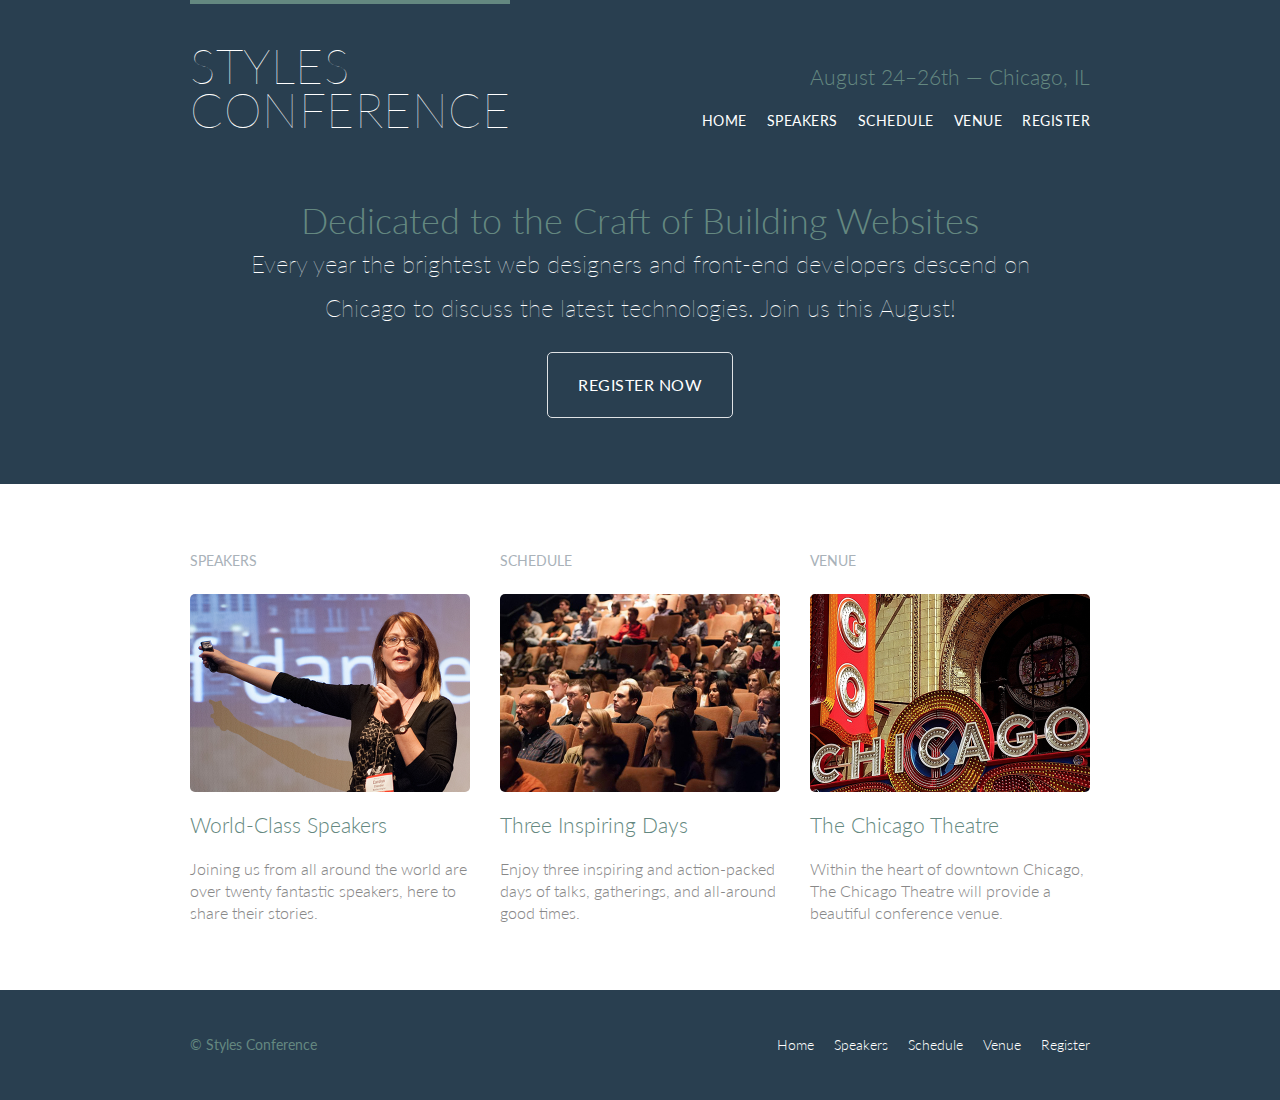
<file: index.html>
<!DOCTYPE html>
<html lang="en">

  <head>
    <meta charset="utf-8">
    <title>Styles Conference</title>
    <link rel="stylesheet" href="assets/stylesheets/main.css">
    <link rel="stylesheet" href="http://fonts.googleapis.com/css?family=Lato:100,300,400">
  </head>

<body>

    <!-- Header -->

    <header class="primary-header container group">

      <section>
        <h1 class="logo">
          <a href="index.html">Styles <br> Conference</a>
        </h1>
      </section>

      <h3 class="tagline">August 24&ndash;26th &mdash; Chicago, IL</h3>

      <nav class="nav primary-nav">
        <ul>
          <li><a href="index.html">Home</a></li><!--
          --><li><a href="speakers.html">Speakers</a></li><!--
          --><li><a href="schedule.html">Schedule</a></li><!--
          --><li><a href="venue.html">Venue</a></li><!--
          --><li><a href="register.html">Register</a></li>
        </ul>
      </nav>

    </header>

    <!-- Hero -->

    <section class="hero container">

      <h2>Dedicated to the Craft of Building Websites</h2>

      <p>Every year the brightest web designers and front-end developers descend on Chicago to discuss the latest technologies. Join us this August!</p>

      <a class="btn btn-alt" href="register.html">Register Now</a>

    </section>

    <!-- Teasers -->

    <section class="row">
      <div class="grid">
  
        <!-- Speakers -->
  
        <section class="teaser col-1-3">
          <h5>Speakers</h5>
          <a href="speakers.html">
            <img src="assets/images/home/speakers.jpg" alt="Professional Speaker">
            <h3>World-Class Speakers</h3>
          </a>
          <p>Joining us from all around the world are over twenty fantastic speakers, here to share their stories.</p>
        </section><!--
  
             Schedule
  
        --><section class="teaser col-1-3">
          <h5>Schedule</h5>
          <a href="schedule.html">
            <img src="assets/images/home/schedule.jpg" alt="Conference Schedule">
            <h3>Three Inspiring Days</h3>
          </a>
          <p>Enjoy three inspiring and action-packed days of talks, gatherings, and all-around good times.</p>
        </section><!--
  
             Venue
  
        --><section class="teaser col-1-3">
          <h5>Venue</h5>
          <a href="venue.html">
            <img src="assets/images/home/venue.jpg" alt="Conference Location">
            <h3>The Chicago Theatre</h3>
          </a>
          <p>Within the heart of downtown Chicago, The Chicago Theatre will provide a beautiful conference venue.</p>
        </section>
  
      </div>
    </section>

    <!-- Footer -->

    <footer class="primary-footer container group">

      <small>&copy; Styles Conference</small>

      <nav class="nav">
        <ul>
          <li><a href="index.html">Home</a></li><!--
          --><li><a href="speakers.html">Speakers</a></li><!--
          --><li><a href="schedule.html">Schedule</a></li><!--
          --><li><a href="venue.html">Venue</a></li><!--
          --><li><a href="register.html">Register</a></li>
        </ul>
      </nav>

    </footer>

  </body>
</html>
</file>
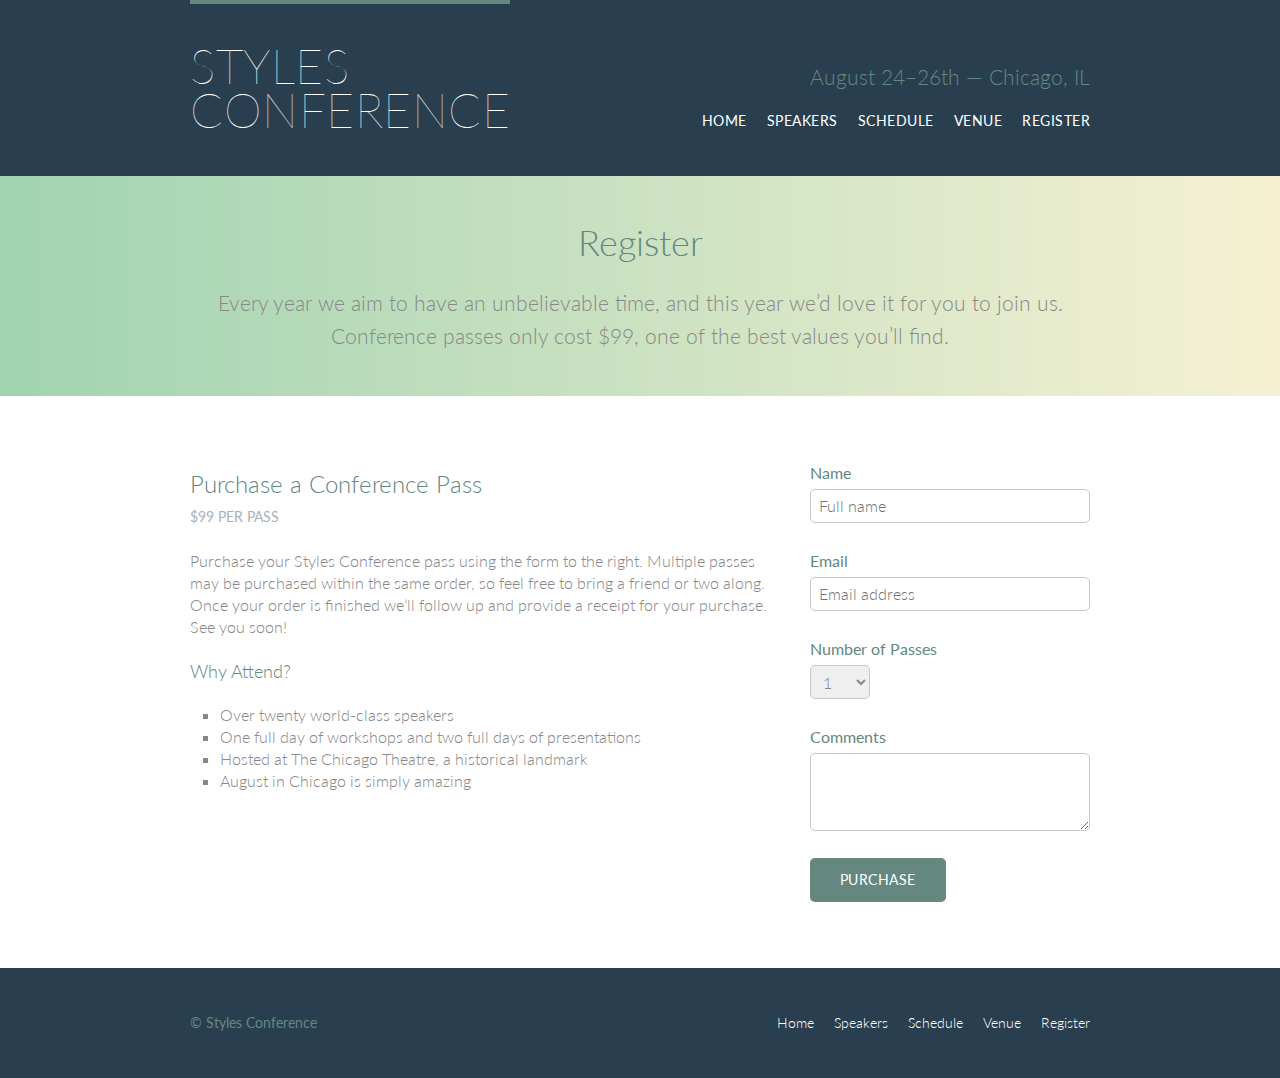
<file: register.html>
<!DOCTYPE html>
<html lang="en">

  <head>
    <meta charset="utf-8">
    <title>Register - Styles Conference</title>
    <link rel="stylesheet" href="assets/stylesheets/main.css">
    <link rel="stylesheet" href="http://fonts.googleapis.com/css?family=Lato:100,300,400">
  </head>

  <body>

    <!-- Header -->

    <header class="primary-header container group">

      <section>
        <h1 class="logo">
          <a href="index.html">Styles <br> Conference</a>
        </h1>
      </section>

      <h3 class="tagline">August 24&ndash;26th &mdash; Chicago, IL</h3>

      <nav class="nav primary-nav">
        <ul>
          <li><a href="index.html">Home</a></li><!--
          --><li><a href="speakers.html">Speakers</a></li><!--
          --><li><a href="schedule.html">Schedule</a></li><!--
          --><li><a href="venue.html">Venue</a></li><!--
          --><li><a href="register.html">Register</a></li>
        </ul>
      </nav>

    </header>

    <!-- Main content -->

    <section class="row-alt">
      <div class="lead container">
      
        <h1>Register</h1>

        <p>Every year we aim to have an unbelievable time, and this year we’d love it for you to join us. Conference passes only cost $99, one of the best values you’ll find.</p>

      </div>
    </section>

    <!-- Registration Form-->

    <section class="row">
      <div class="grid">

        <section class="col-2-3">

          <h2>Purchase a Conference Pass</h2>
          <h5>$99 per Pass</h5>
        
          <p>Purchase your Styles Conference pass using the form to the right. Multiple passes may be purchased within the same order, so feel free to bring a friend or two along. Once your order is finished we&#8217;ll follow up and provide a receipt for your purchase. See you soon!</p>
        
          <h4>Why Attend?</h4>
        
          <ul class="why-attend">
            <li>Over twenty world-class speakers</li>
            <li>One full day of workshops and two full days of presentations</li>
            <li>Hosted at The Chicago Theatre, a historical landmark</li>
            <li>August in Chicago is simply amazing</li>
          </ul>

        </section><!--
    
        --><form class="col-1-3" action="#" method="post">

          <fieldset class="register-group">

            <label>
              Name
              <input type="text" name="name" placeholder="Full name" required>
            </label>

            <label>
              Email
              <input type="email" name="email" placeholder="Email address" required>
            </label>

            <label>
              Number of Passes
              <select name="quantity" required>
                <option value="1" selected>1</option>
                <option value="2">2</option>
                <option value="3">3</option>
                <option value="4">4</option>
                <option value="5">5</option>
              </select>
            </label>

            <label>
              Comments
              <textarea name="comments"></textarea>
            </label>

          </fieldset>

          <input class="btn btn-default" type="submit" name="submit" value="Purchase">

        </form>

      </div>
    </section>

    <!-- Footer -->

    <footer class="primary-footer container group">

      <small>&copy; Styles Conference</small>

      <nav class="nav">
        <ul>
          <li><a href="index.html">Home</a></li><!--
          --><li><a href="speakers.html">Speakers</a></li><!--
          --><li><a href="schedule.html">Schedule</a></li><!--
          --><li><a href="venue.html">Venue</a></li><!--
          --><li><a href="register.html">Register</a></li>
        </ul>
      </nav>

    </footer>

  </body>
</html>
</file>
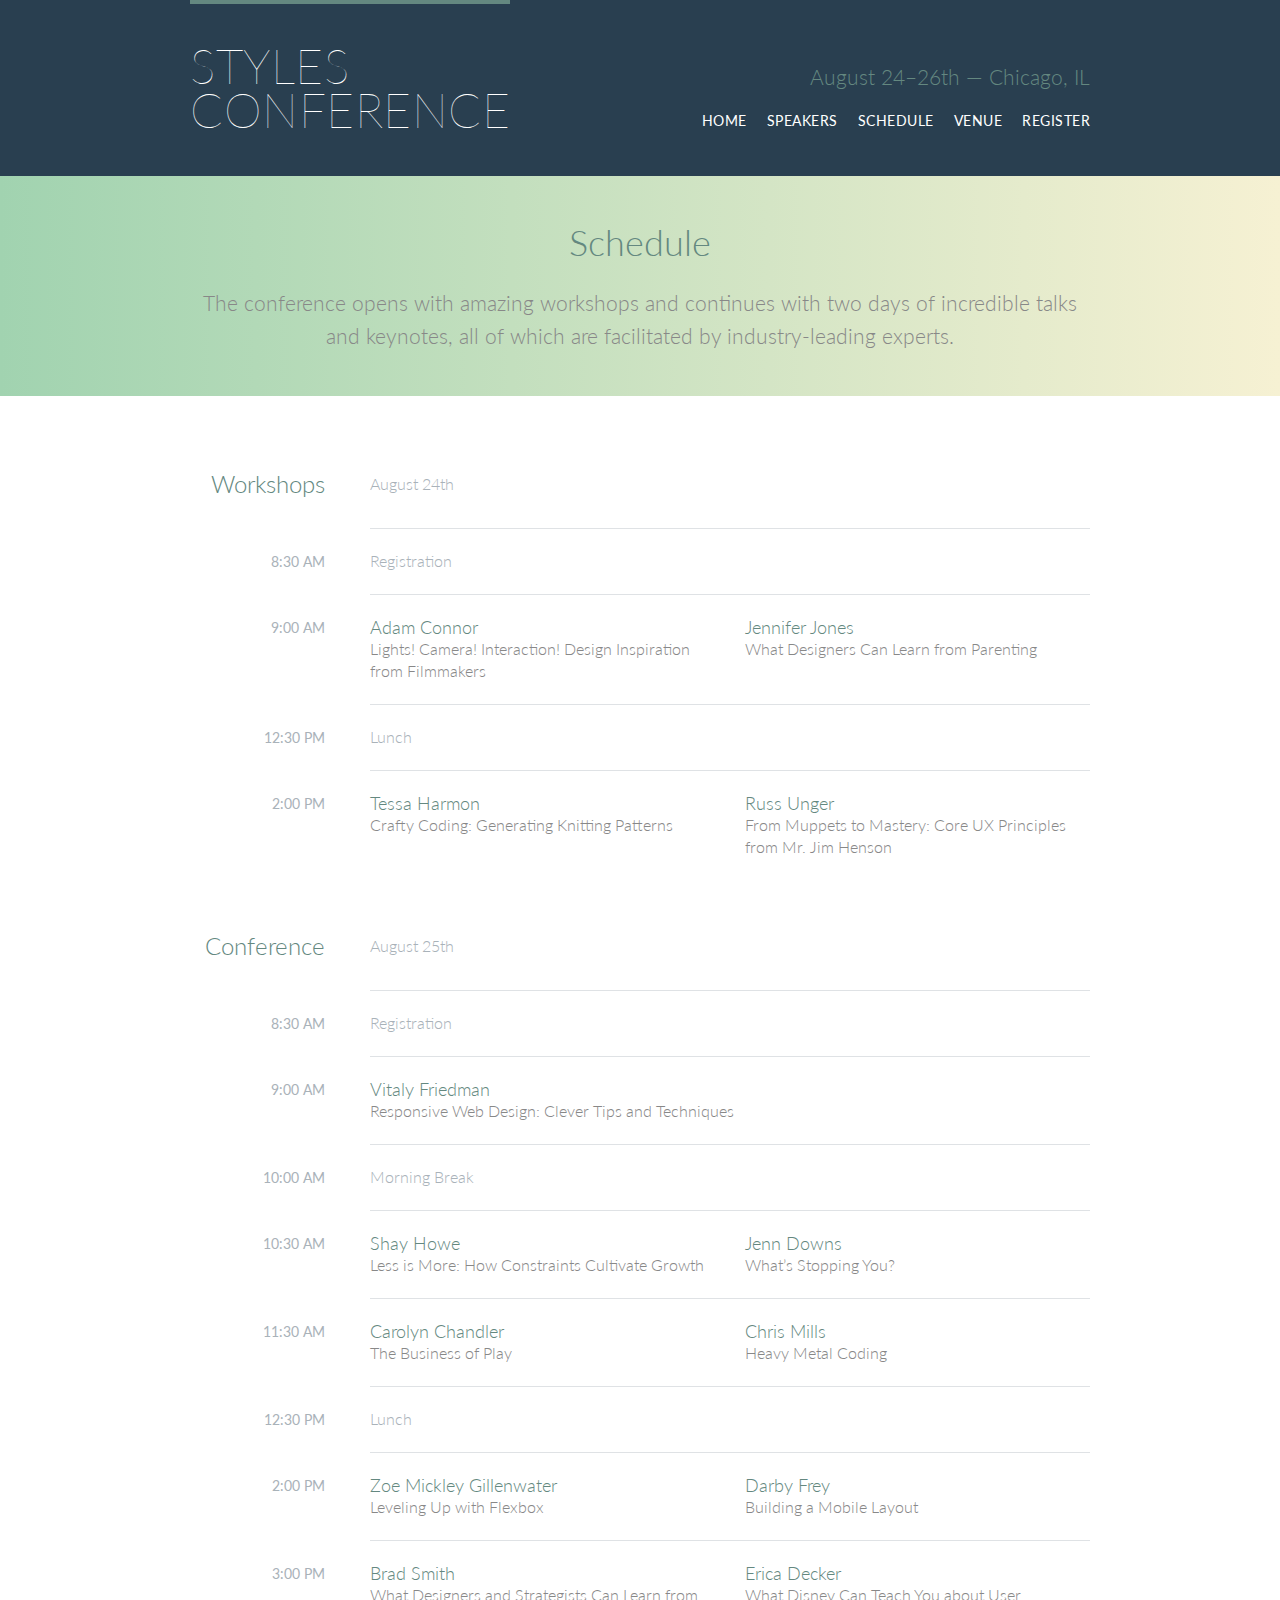
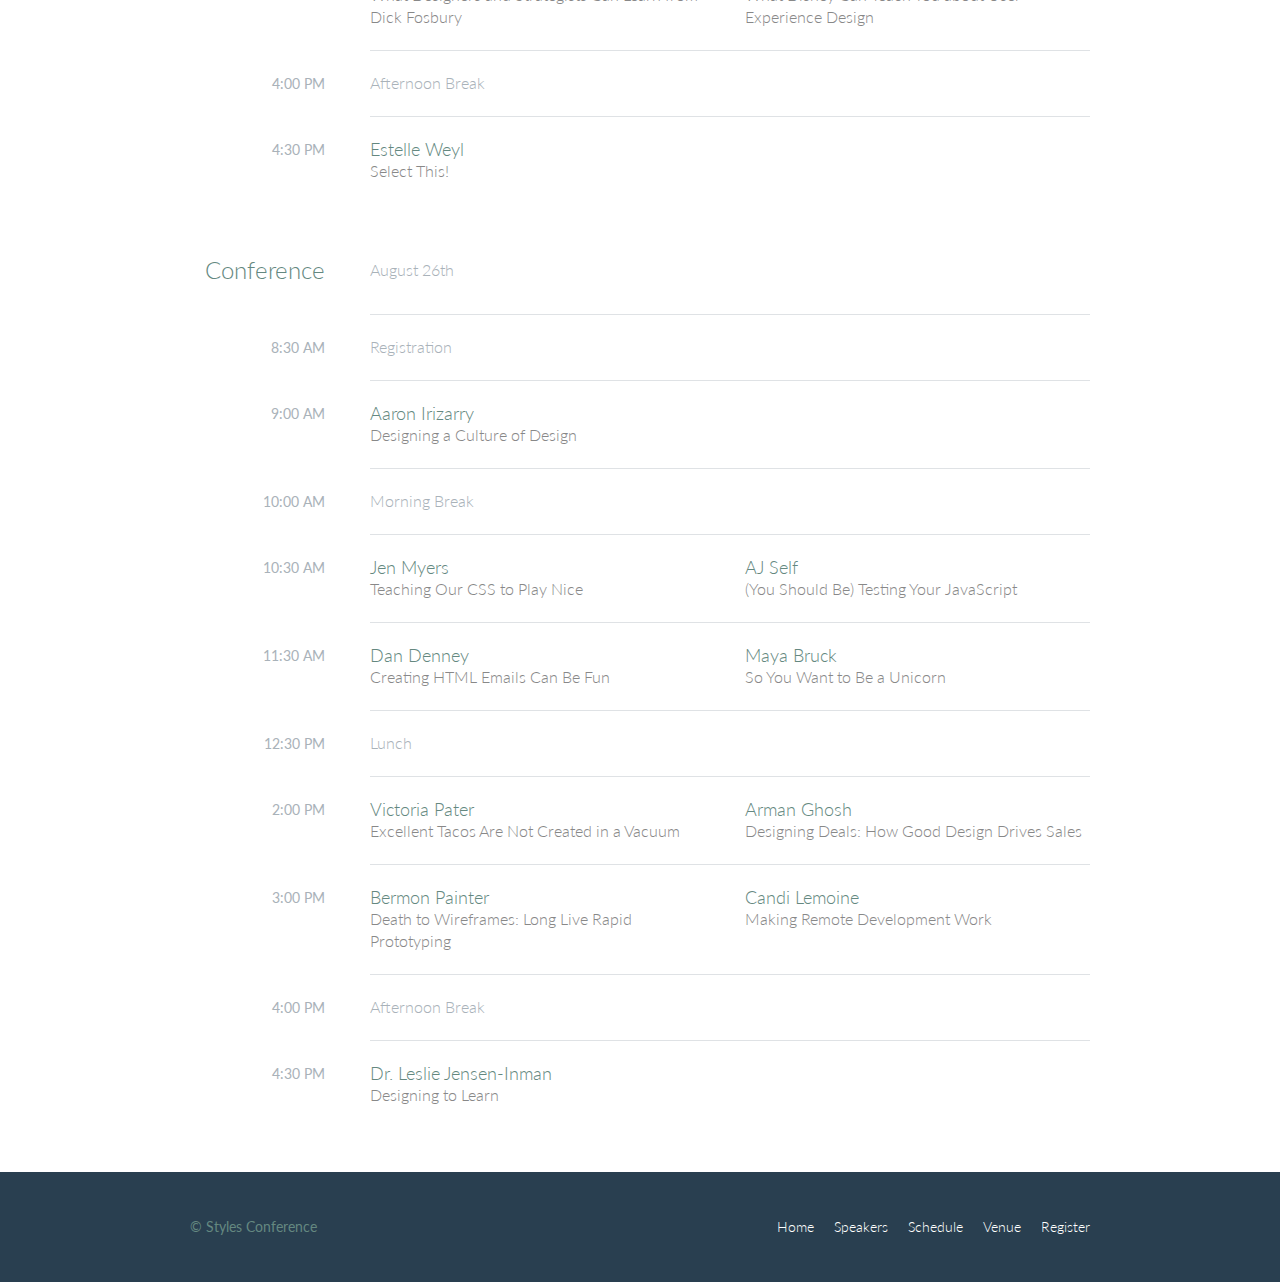
<file: schedule.html>
<!DOCTYPE html>
<html lang="en">

  <head>
    <meta charset="utf-8">
    <title>Schedule - Styles Conference</title>
    <link rel="stylesheet" href="assets/stylesheets/main.css">
    <link rel="stylesheet" href="http://fonts.googleapis.com/css?family=Lato:100,300,400">
  </head>

  <body>

    <!-- Header -->

    <header class="primary-header container group">

    <section>
      <h1 class="logo">
        <a href="index.html">Styles <br> Conference</a>
      </h1>
    </section>

      <h3 class="tagline">August 24&ndash;26th &mdash; Chicago, IL</h3>

      <nav class="nav primary-nav">
        <ul>
          <li><a href="index.html">Home</a></li><!--
          --><li><a href="speakers.html">Speakers</a></li><!--
          --><li><a href="schedule.html">Schedule</a></li><!--
          --><li><a href="venue.html">Venue</a></li><!--
          --><li><a href="register.html">Register</a></li>
        </ul>
      </nav>

    </header>

    <!-- Main content -->

    <section class="row-alt">
      <div class="lead container">

        <h1>Schedule</h1>

        <p>The conference opens with amazing workshops and continues with two days of incredible talks and keynotes, all of which are facilitated by industry-leading experts.</p>

      </div>
    </section>

    <!-- Main content -->

    <section class="row">
      <div class="container">

        <!-- Workshops -->

        <table>
          <thead>
            <tr>
              <th scope="row">
                Workshops
              </th>
              <td class="schedule-offset" colspan="2">
                August 24th
              </td>
            </tr>
          </thead>
          <tbody>
            <tr>
              <th scope="row">
                <time datetime="08:30:00">8:30 AM</time>
              </th>
              <td class="schedule-offset" colspan="2">
                Registration
              </td>
            </tr>
            <tr>
              <th scope="row">
                <time datetime="09:00:00">9:00 AM</time>
              </th>
              <td>
                <a href="speakers.html#adam-connor">
                  <h4>Adam Connor</h4>
                  Lights! Camera! Interaction! Design Inspiration from Filmmakers
                </a>
              </td>
              <td>
                <a href="speakers.html#jennifer-jones">
                  <h4>Jennifer Jones</h4>
                  What Designers Can Learn from Parenting
                </a>
              </td>
            </tr>
            <tr>
              <th scope="row">
                <time datetime="12:30:00">12:30 PM</time>
              </th>
              <td class="schedule-offset" colspan="2">
                Lunch
              </td>
            </tr>
            <tr>
              <th scope="row">
                <time datetime="14:00">2:00 PM</time>
              </th>
              <td>
                <a href="speakers.html#tessa-harmon">
                  <h4>Tessa Harmon</h4>
                  Crafty Coding: Generating Knitting Patterns
                </a>
              </td>
              <td>
                <a href="speakers.html#russ-unger">
                  <h4>Russ Unger</h4>
                  From Muppets to Mastery: Core UX Principles from Mr. Jim Henson
                </a>
              </td>
            </tr>
          </tbody>
        </table>

        <!-- Conference -->

        <table>
          <thead>
            <tr>
              <th scope="row">
                Conference
              </th>
              <td class="schedule-offset" colspan="2">
                August 25th
              </td>
            </tr>
          </thead>
          <tbody>
            <tr>
              <th scope="row">
                <time datetime="08:30:00">8:30 AM</time>
              </th>
              <td class="schedule-offset" colspan="2">
                Registration
              </td>
            </tr>
            <tr>
              <th scope="row">
                <time datetime="09:00:00">9:00 AM</time>
              </th>
              <td colspan="2">
                <a href="speakers.html#vitaly-friedman">
                  <h4>Vitaly Friedman</h4>
                  Responsive Web Design: Clever Tips and Techniques
                </a>
              </td>
            </tr>
            <tr>
              <th scope="row">
                <time datetime="10:00:00">10:00 AM</time>
              </th>
              <td class="schedule-offset" colspan="2">
                Morning Break
              </td>
            </tr>
            <tr>
              <th scope="row">
                <time datetime="10:30:00">10:30 AM</time>
              </th>
              <td>
                <a href="speakers.html#shay-howe">
                  <h4>Shay Howe</h4>
                  Less is More: How Constraints Cultivate Growth
                </a>
              </td>
              <td>
                <a href="speakers.html#jenn-downs">
                  <h4>Jenn Downs</h4>
                  What&#8217;s Stopping You?
                </a>
              </td>
            </tr>
            <tr>
              <th scope="row">
                <time datetime="11:30:00">11:30 AM</time>
              </th>
              <td>
                <a href="speakers.html#carolyn-chandler">
                  <h4>Carolyn Chandler</h4>
                  The Business of Play
                </a>
              </td>
              <td>
                <a href="speakers.html#chris-mills">
                  <h4>Chris Mills</h4>
                  Heavy Metal Coding
                </a>
              </td>
            </tr>
            <tr>
              <th scope="row">
                <time datetime="12:30:00">12:30 PM</time>
              </th>
              <td class="schedule-offset" colspan="2">
                Lunch
              </td>
            </tr>
            <tr>
              <th scope="row">
                <time datetime="14:00">2:00 PM</time>
              </th>
              <td>
                <a href="speakers.html#zoe-mickley-gillenwater">
                  <h4>Zoe Mickley Gillenwater</h4>
                  Leveling Up with Flexbox
                </a>
              </td>
              <td>
                <a href="speakers.html#darby-frey">
                  <h4>Darby Frey</h4>
                  Building a Mobile Layout
                </a>
              </td>
            </tr>
            <tr>
              <th scope="row">
                <time datetime="15:00:00">3:00 PM</time>
              </th>
              <td>
                <a href="speakers.html#brad-smith">
                  <h4>Brad Smith</h4>
                  What Designers and Strategists Can Learn from Dick Fosbury
                </a>
              </td>
              <td>
                <a href="speakers.html#erica-decker">
                  <h4>Erica Decker</h4>
                  What Disney Can Teach You about User Experience Design
                </a>
              </td>
            </tr>
            <tr>
              <th scope="row">
                <time datetime="16:00:00">4:00 PM</time>
              </th>
              <td class="schedule-offset" colspan="2">
                Afternoon Break
              </td>
            </tr>
            <tr>
              <th scope="row">
                <time datetime="16:30:00">4:30 PM</time>
              </th>
              <td colspan="2">
                <a href="speakers.html#estelle-weyl">
                  <h4>Estelle Weyl</h4>
                  Select This!
                </a>
              </td>
            </tr>
          </tbody>
        </table>

        <!-- Conference -->

        <table>
          <thead>
            <tr>
              <th scope="row">
                Conference
              </th>
              <td class="schedule-offset" colspan="2">
                August 26th
              </td>
            </tr>
          </thead>
          <tbody>
            <tr>
              <th scope="row">
                <time datetime="08:30:00">8:30 AM</time>
              </th>
              <td class="schedule-offset" colspan="2">
                Registration
              </td>
            </tr>
            <tr>
              <th scope="row">
                <time datetime="09:00:00">9:00 AM</time>
              </th>
              <td colspan="2">
                <a href="speakers.html#aaron-irizarry">
                  <h4>Aaron Irizarry</h4>
                  Designing a Culture of Design
                </a>
              </td>
            </tr>
            <tr>
              <th scope="row">
                <time datetime="10:00:00">10:00 AM</time>
              </th>
              <td class="schedule-offset" colspan="2">
                Morning Break
              </td>
            </tr>
            <tr>
              <th scope="row">
                <time datetime="10:30:00">10:30 AM</time>
              </th>
              <td>
                <a href="speakers.html#jen-myers">
                  <h4>Jen Myers</h4>
                  Teaching Our CSS to Play Nice
                </a>
              </td>
              <td>
                <a href="speakers.html#aj-self">
                  <h4>AJ Self</h4>
                  (You Should Be) Testing Your JavaScript
                </a>
              </td>
            </tr>
            <tr>
              <th scope="row">
                <time datetime="11:30:00">11:30 AM</time>
              </th>
              <td>
                <a href="speakers.html#dan-denney">
                  <h4>Dan Denney</h4>
                  Creating HTML Emails Can Be Fun
                </a>
              </td>
              <td>
                <a href="speakers.html#maya-bruck">
                  <h4>Maya Bruck</h4>
                  So You Want to Be a Unicorn
                </a>
              </td>
            </tr>
            <tr>
              <th scope="row">
                <time datetime="12:30:00">12:30 PM</time>
              </th>
              <td class="schedule-offset" colspan="2">
                Lunch
              </td>
            </tr>
            <tr>
              <th scope="row">
                <time datetime="14:00">2:00 PM</time>
              </th>
              <td>
                <a href="speakers.html#victoria-pater">
                  <h4>Victoria Pater</h4>
                  Excellent Tacos Are Not Created in a Vacuum
                </a>
              </td>
              <td>
                <a href="speakers.html#arman-ghosh">
                  <h4>Arman Ghosh</h4>
                  Designing Deals: How Good Design Drives Sales
                </a>
              </td>
            </tr>
            <tr>
              <th scope="row">
                <time datetime="15:00:00">3:00 PM</time>
              </th>
              <td>
                <a href="speakers.html#bermon-painter">
                  <h4>Bermon Painter</h4>
                  Death to Wireframes: Long Live Rapid Prototyping
                </a>
              </td>
              <td>
                <a href="speakers.html#candi-lemoine">
                  <h4>Candi Lemoine</h4>
                  Making Remote Development Work
                </a>
              </td>
            </tr>
            <tr>
              <th scope="row">
                <time datetime="16:00:00">4:00 PM</time>
              </th>
              <td class="schedule-offset" colspan="2">
                Afternoon Break
              </td>
            </tr>
            <tr>
              <th scope="row">
                <time datetime="16:30:00">4:30 PM</time>
              </th>
              <td colspan="2">
                <a href="speakers.html#leslie-jensen-inman">
                  <h4>Dr. Leslie Jensen-Inman</h4>
                  Designing to Learn
                </a>
              </td>
            </tr>
          </tbody>
        </table>

      </div>
    </section>

    <!-- Footer -->

    <footer class="primary-footer container group">

      <small>&copy; Styles Conference</small>

      <nav class="nav">
        <ul>
          <li><a href="index.html">Home</a></li><!--
          --><li><a href="speakers.html">Speakers</a></li><!--
          --><li><a href="schedule.html">Schedule</a></li><!--
          --><li><a href="venue.html">Venue</a></li><!--
          --><li><a href="register.html">Register</a></li>
        </ul>
      </nav>

    </footer>

  </body>
</html>
</file>
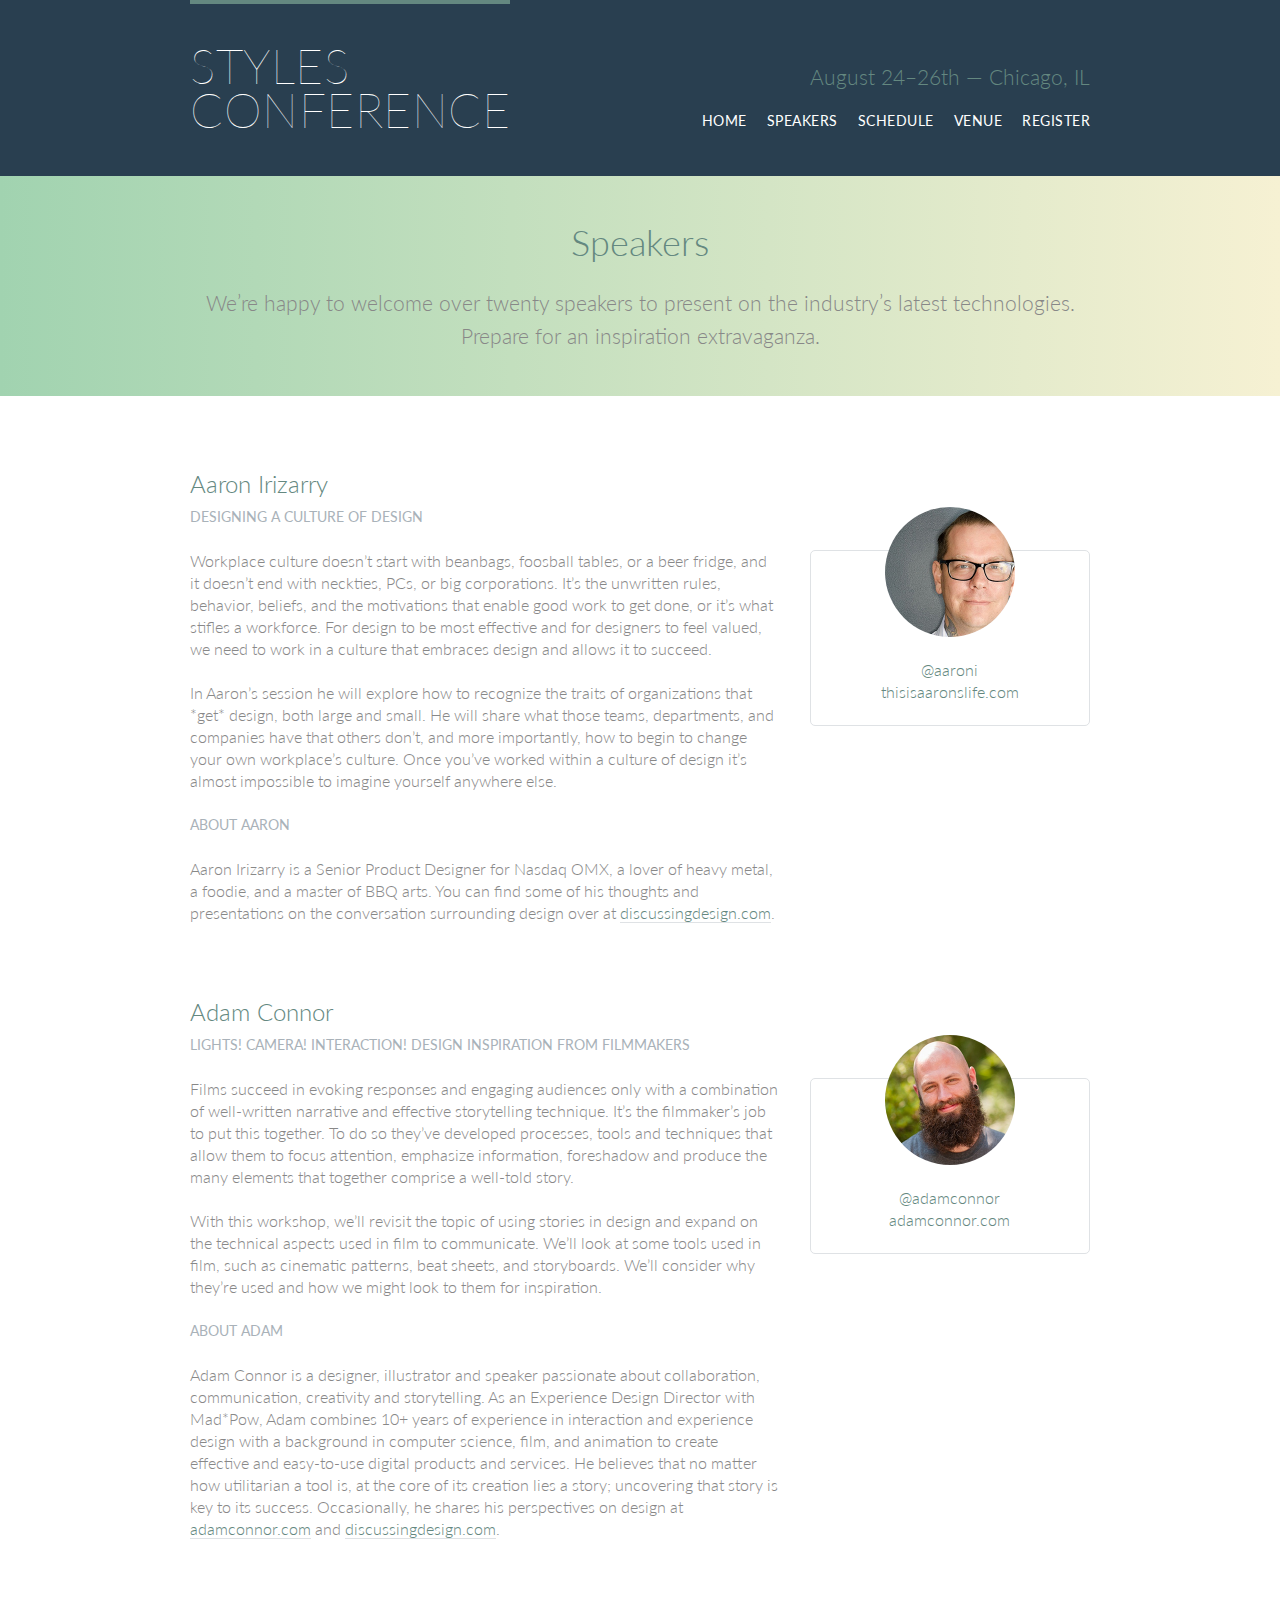
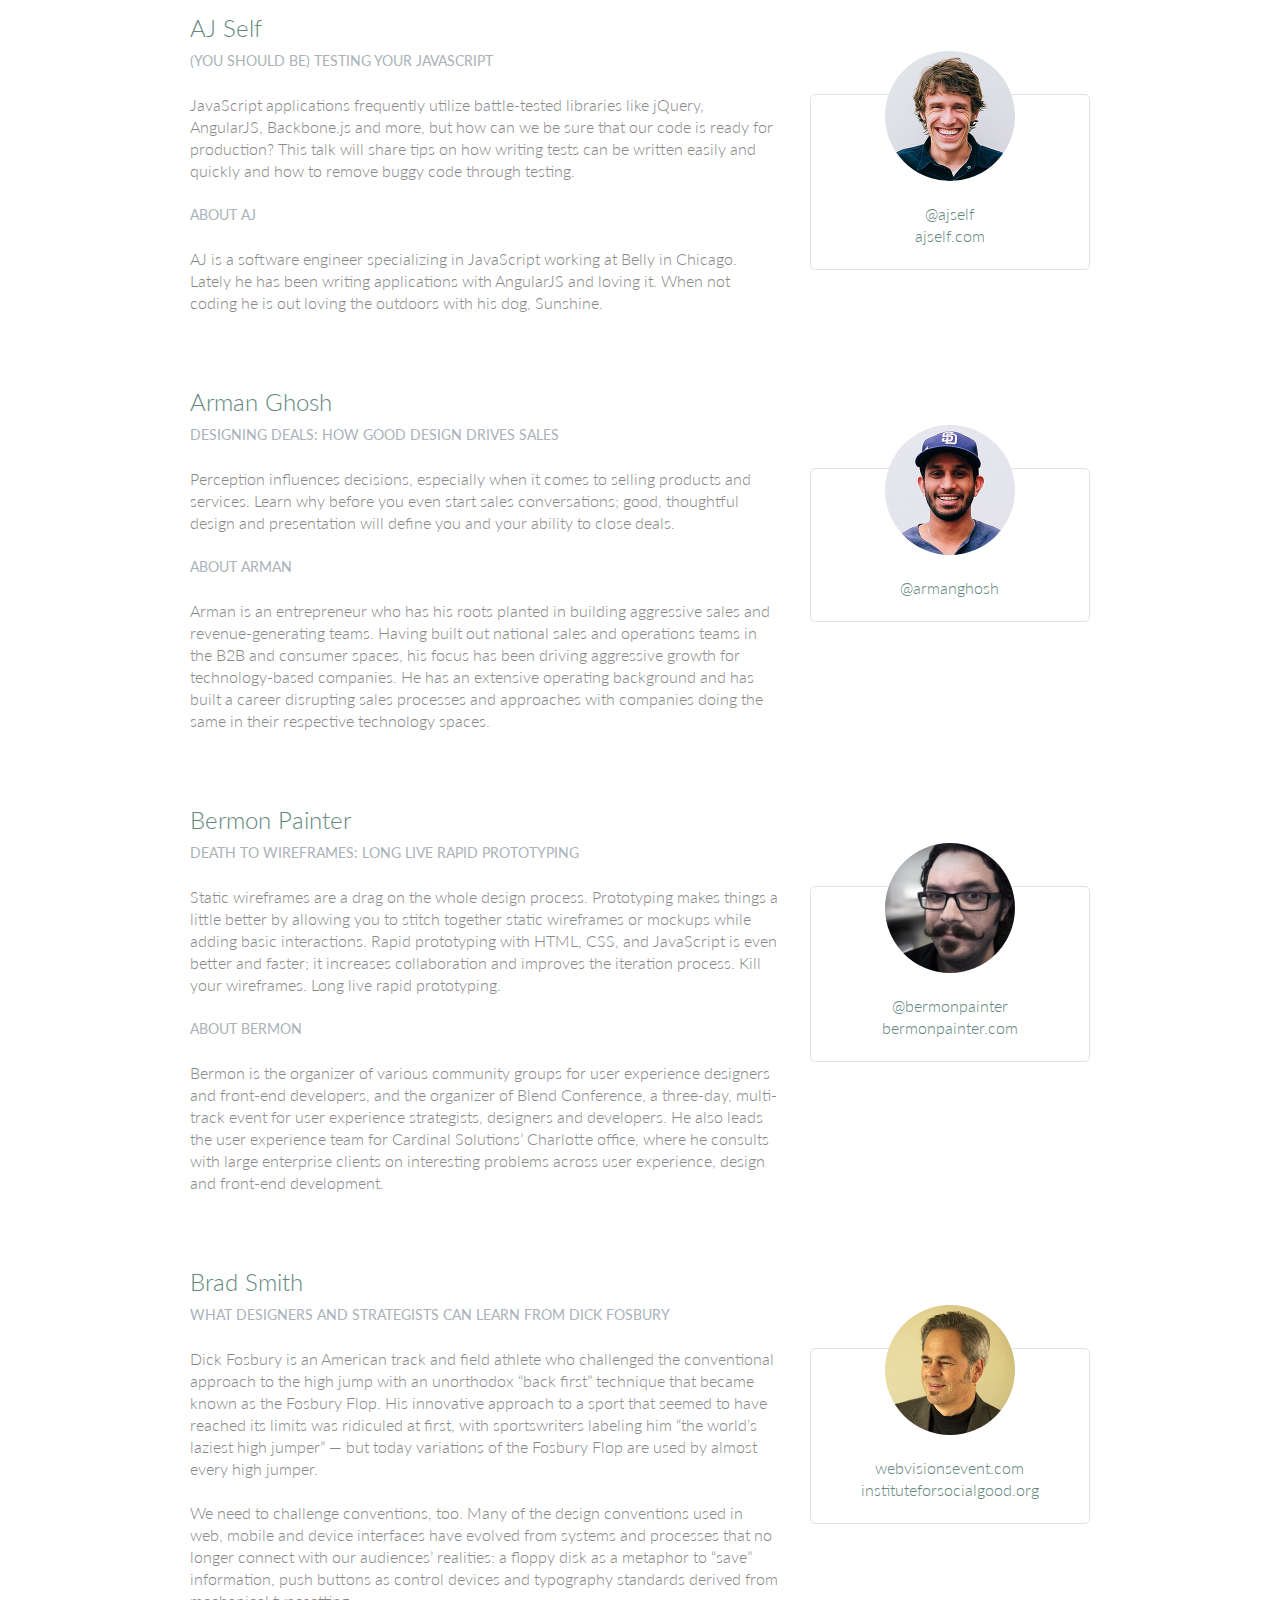
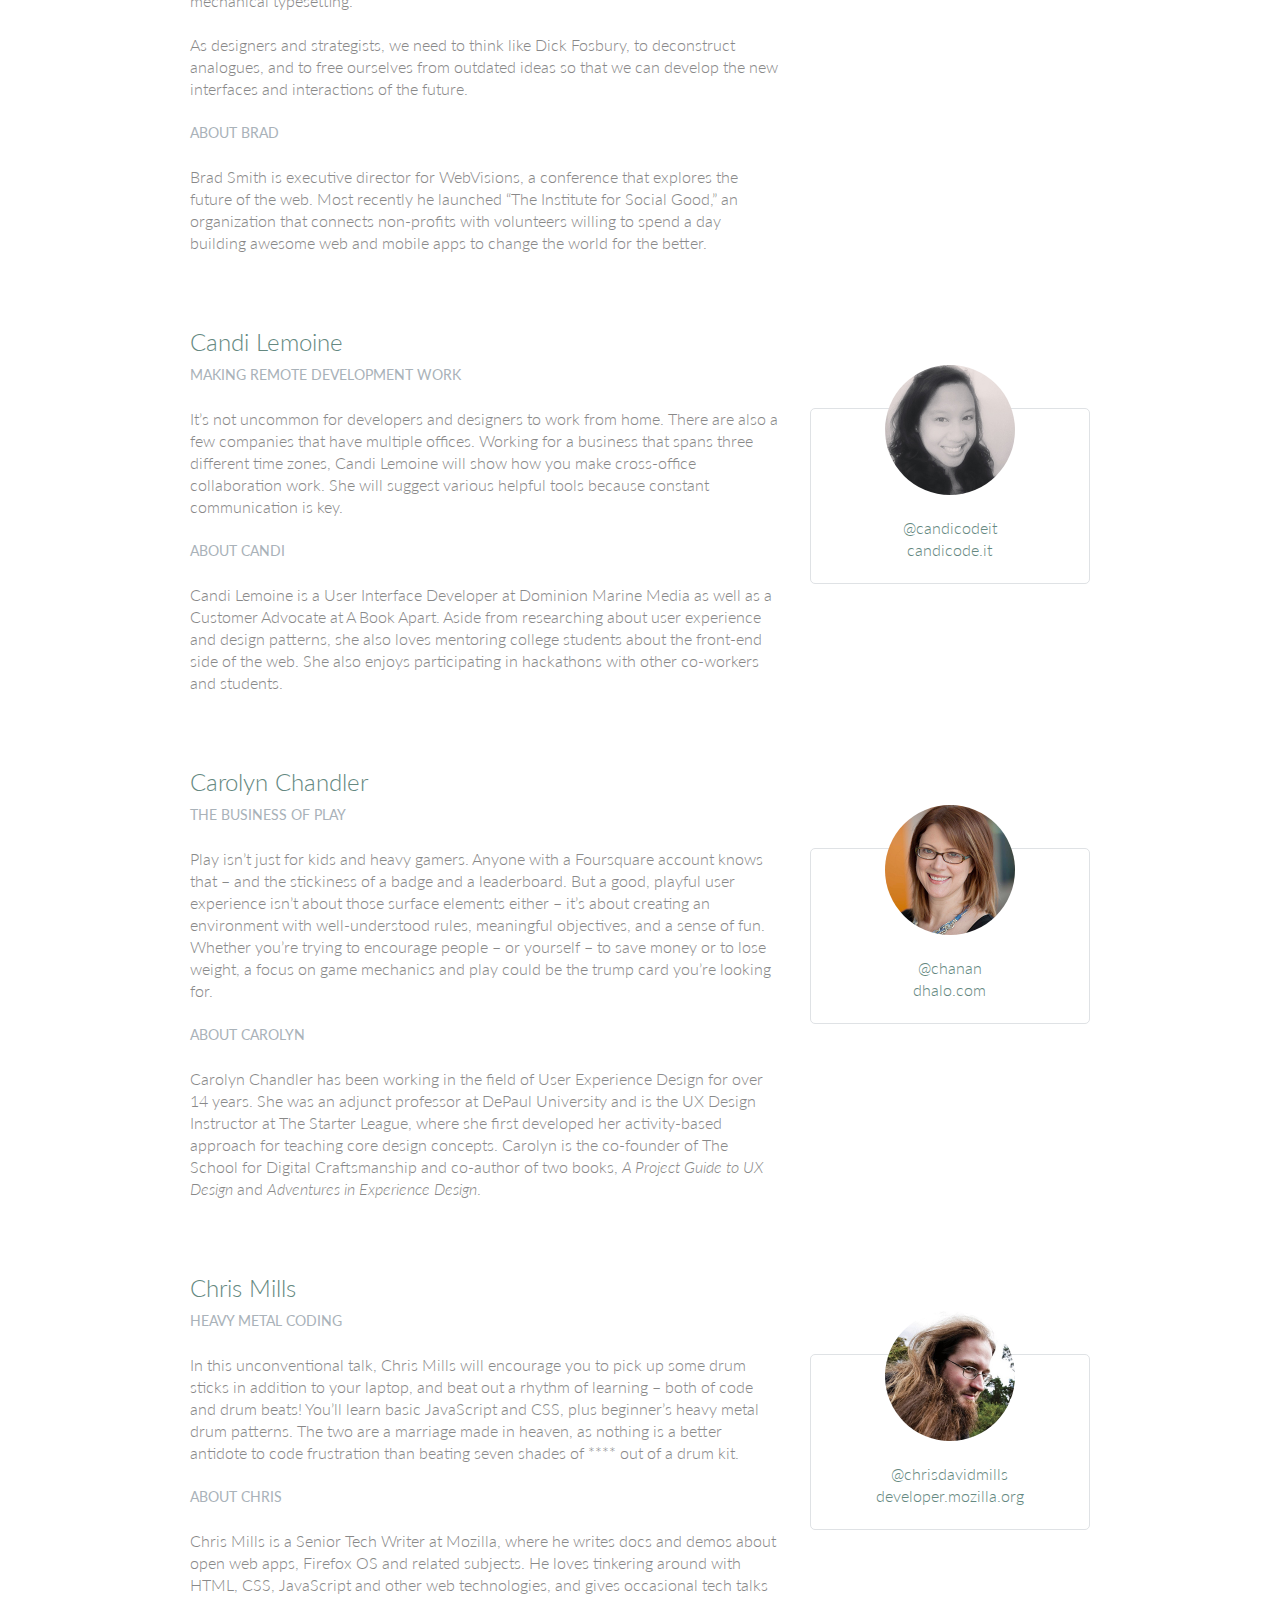
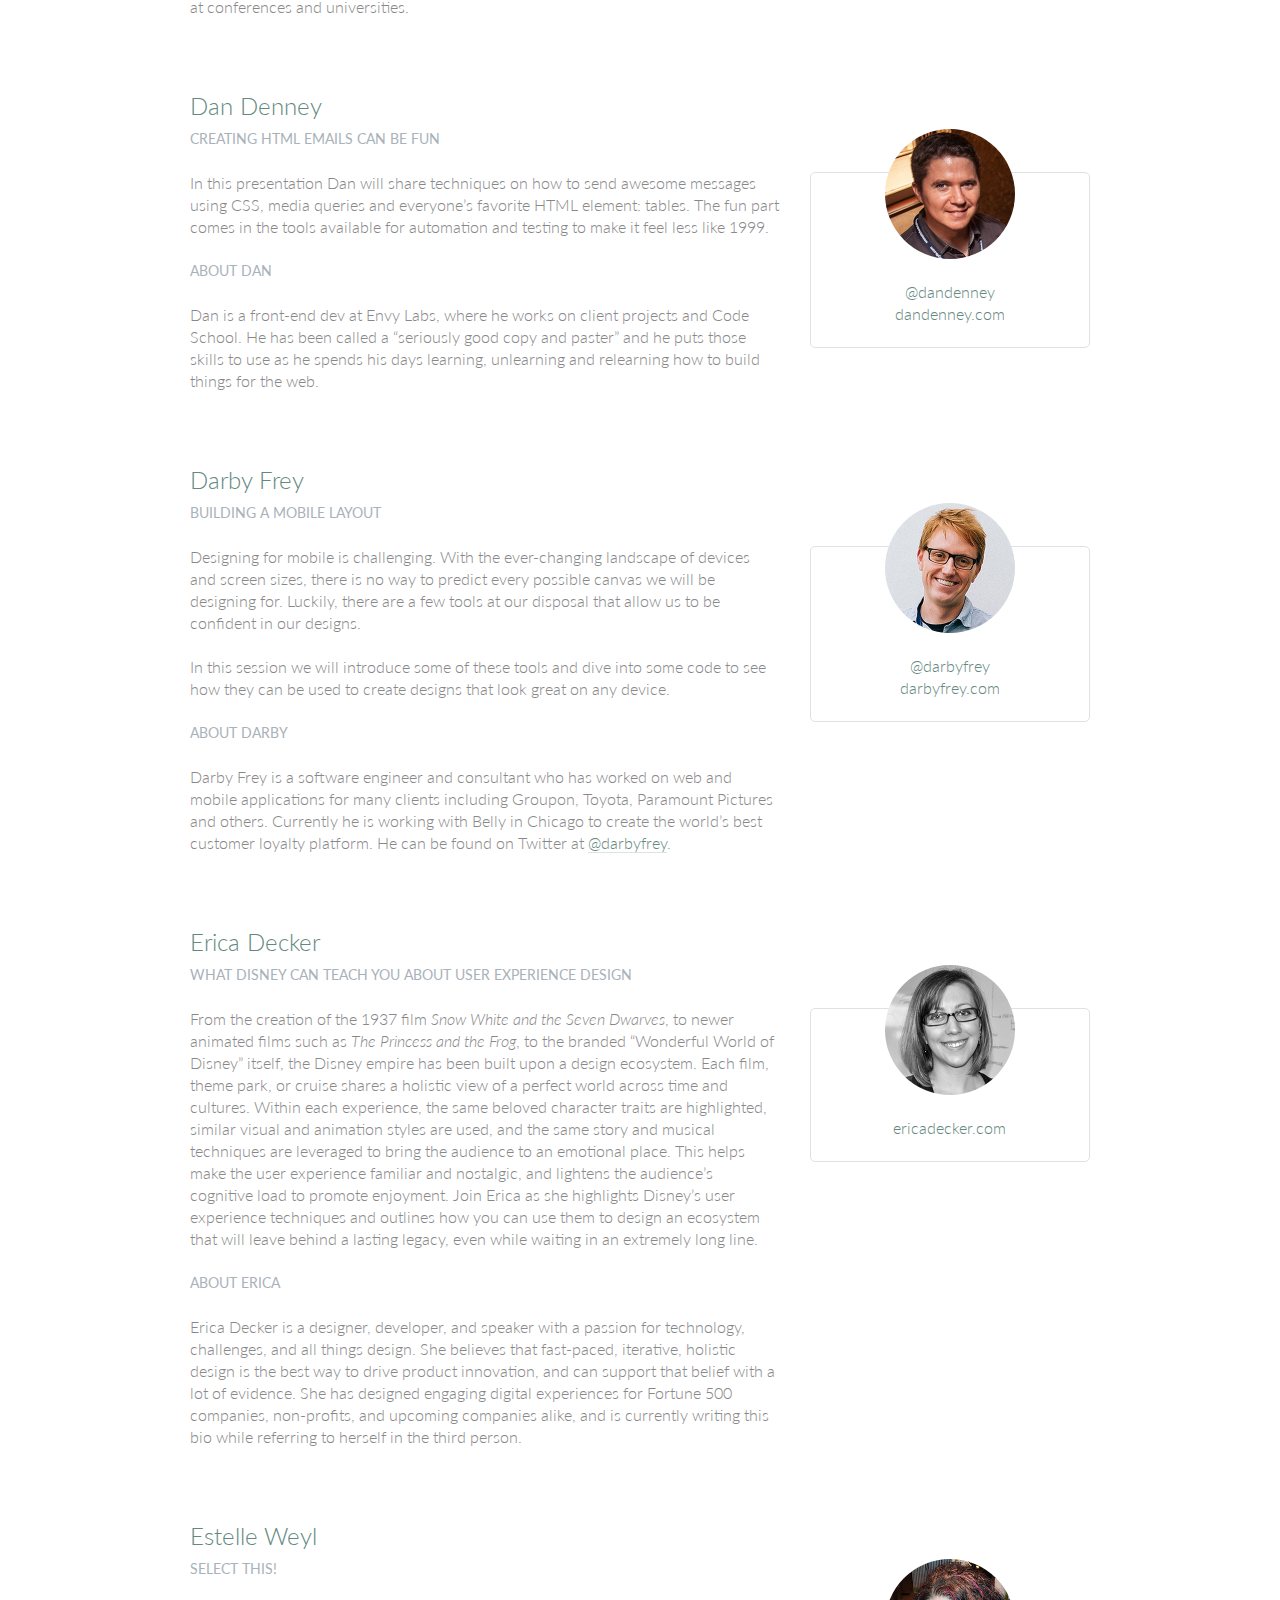
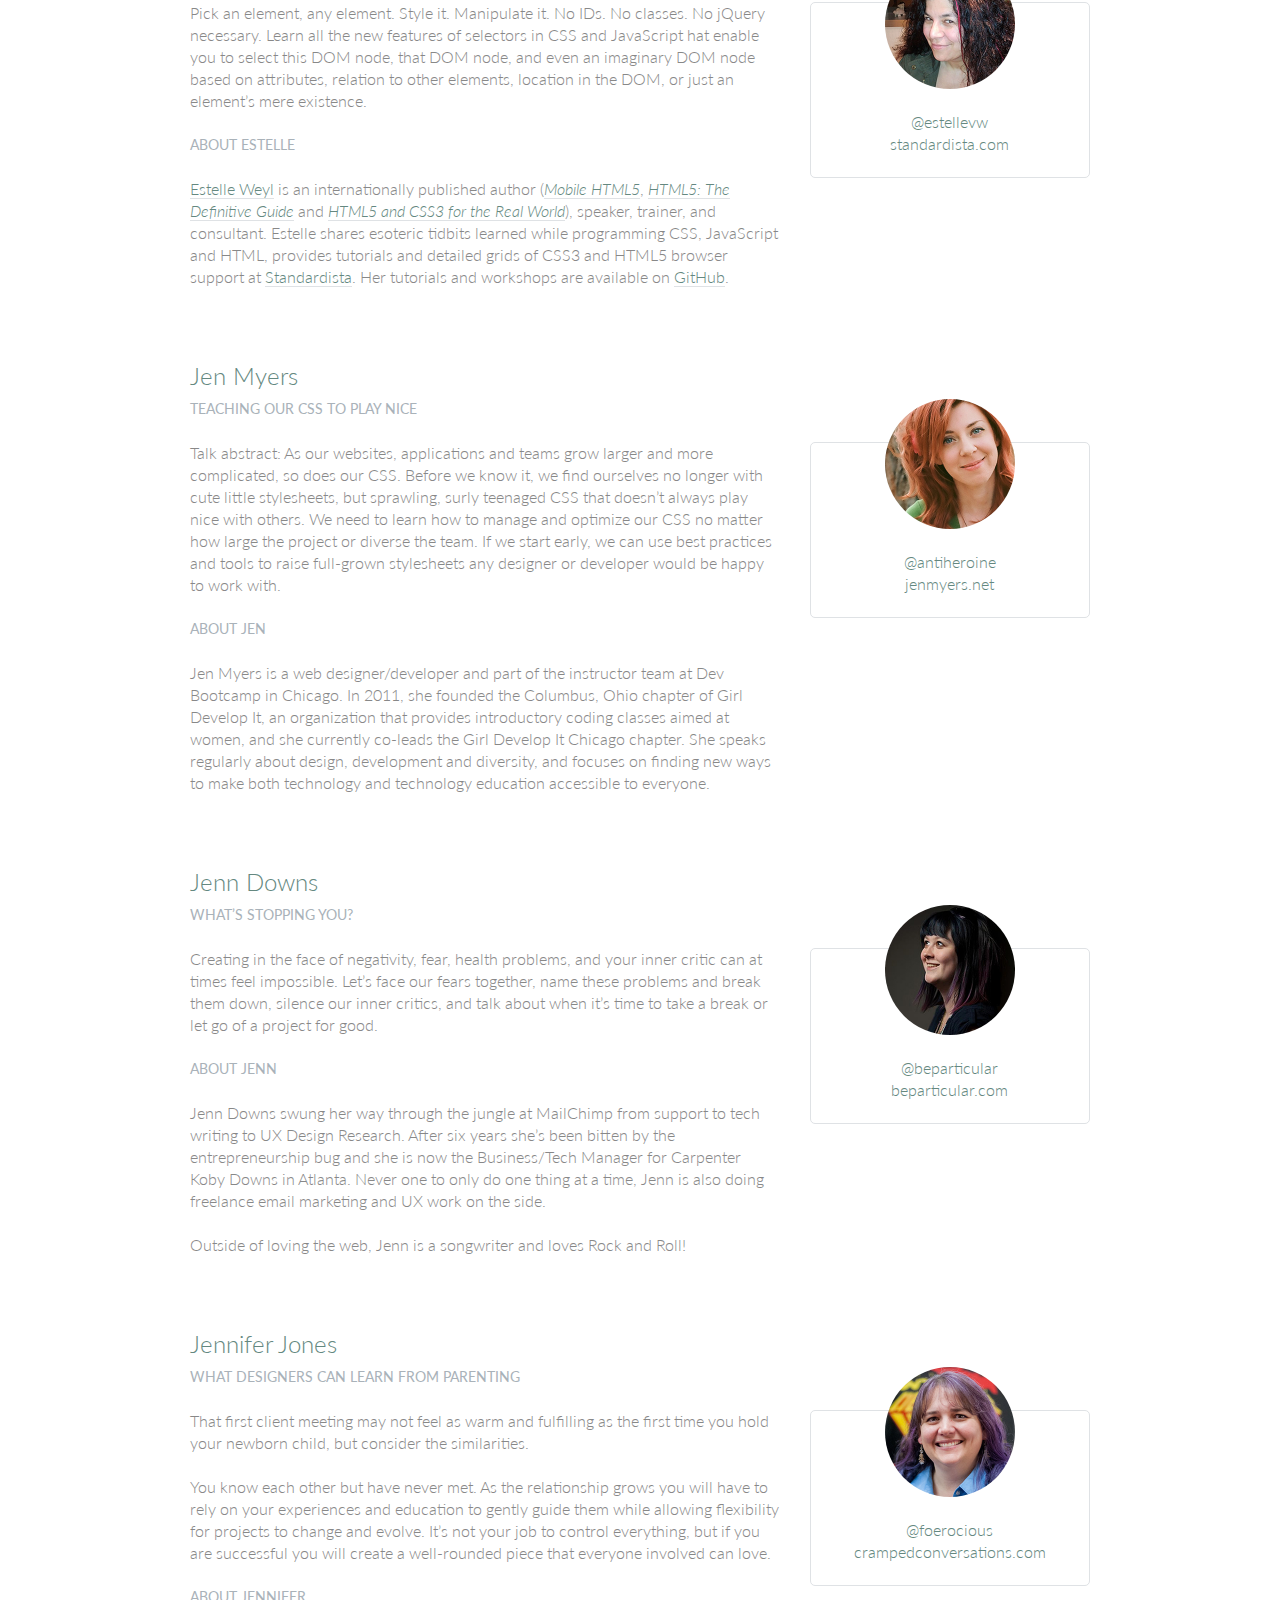
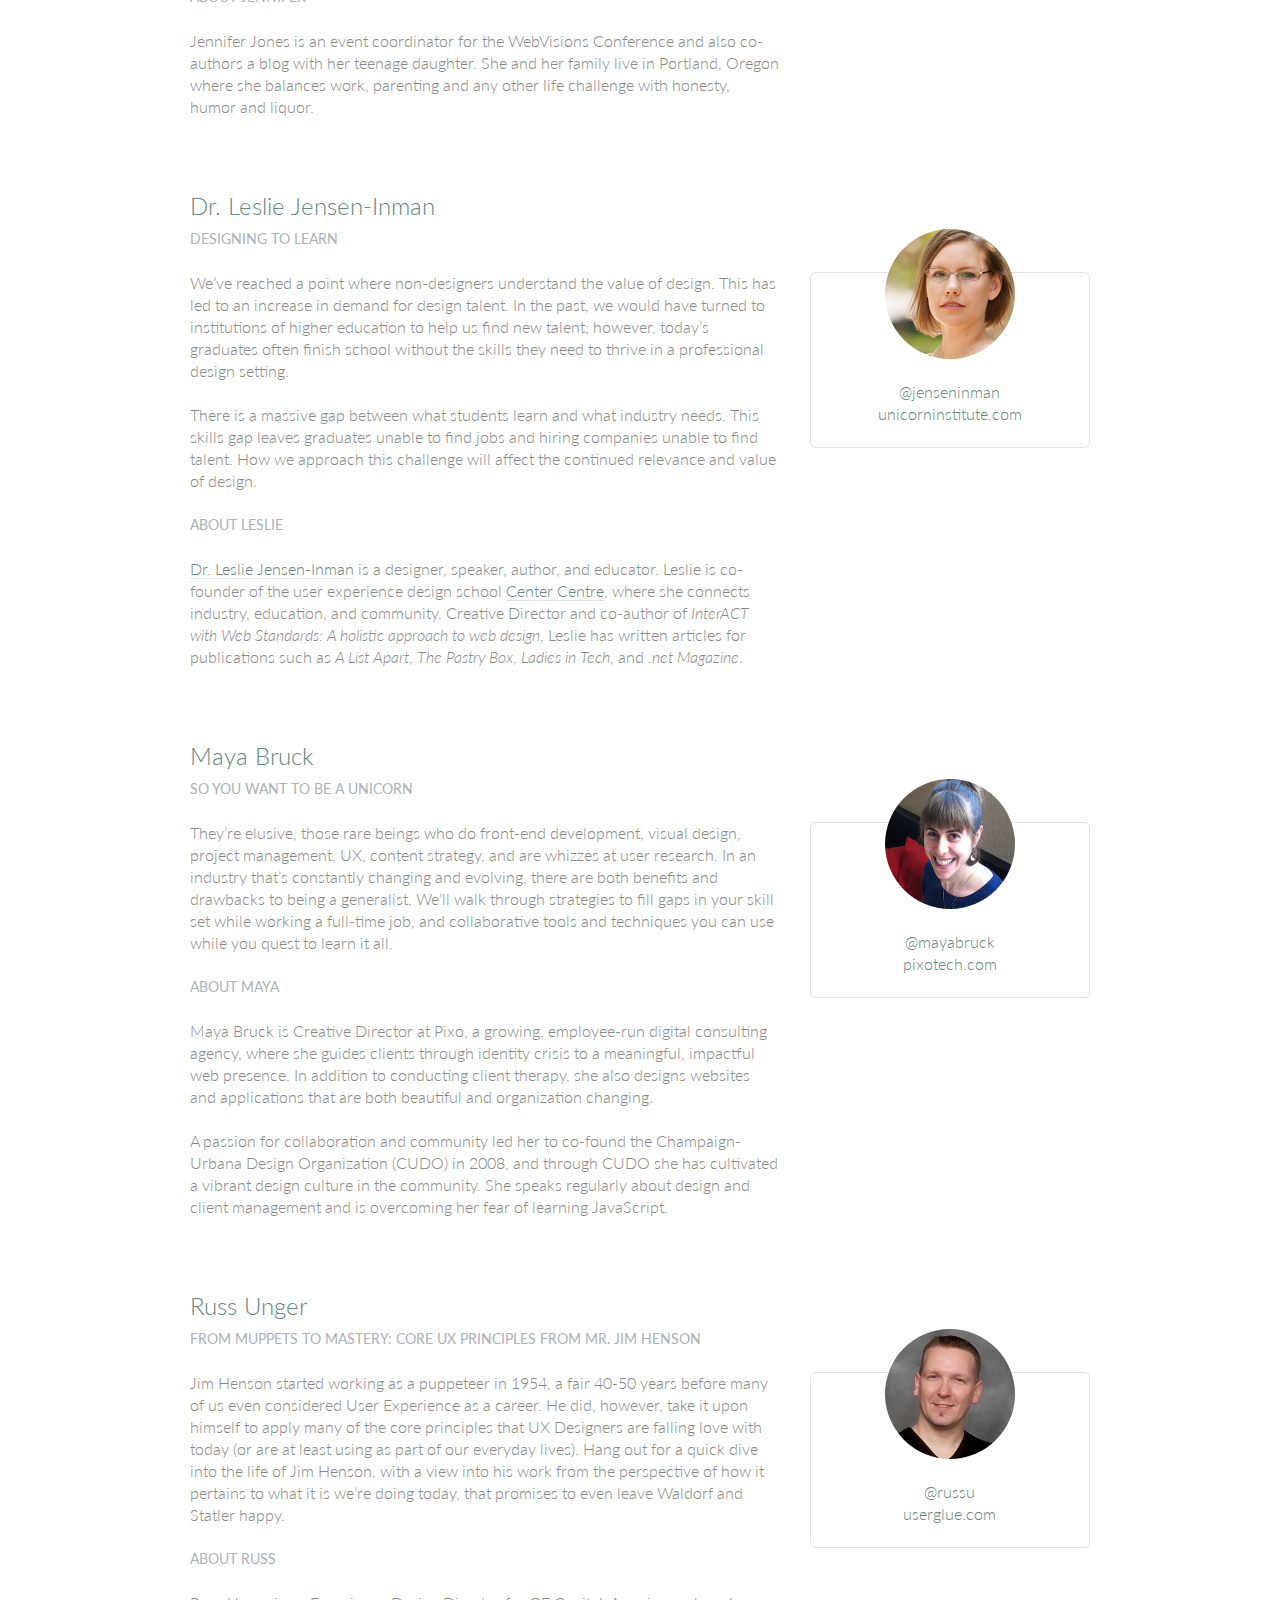
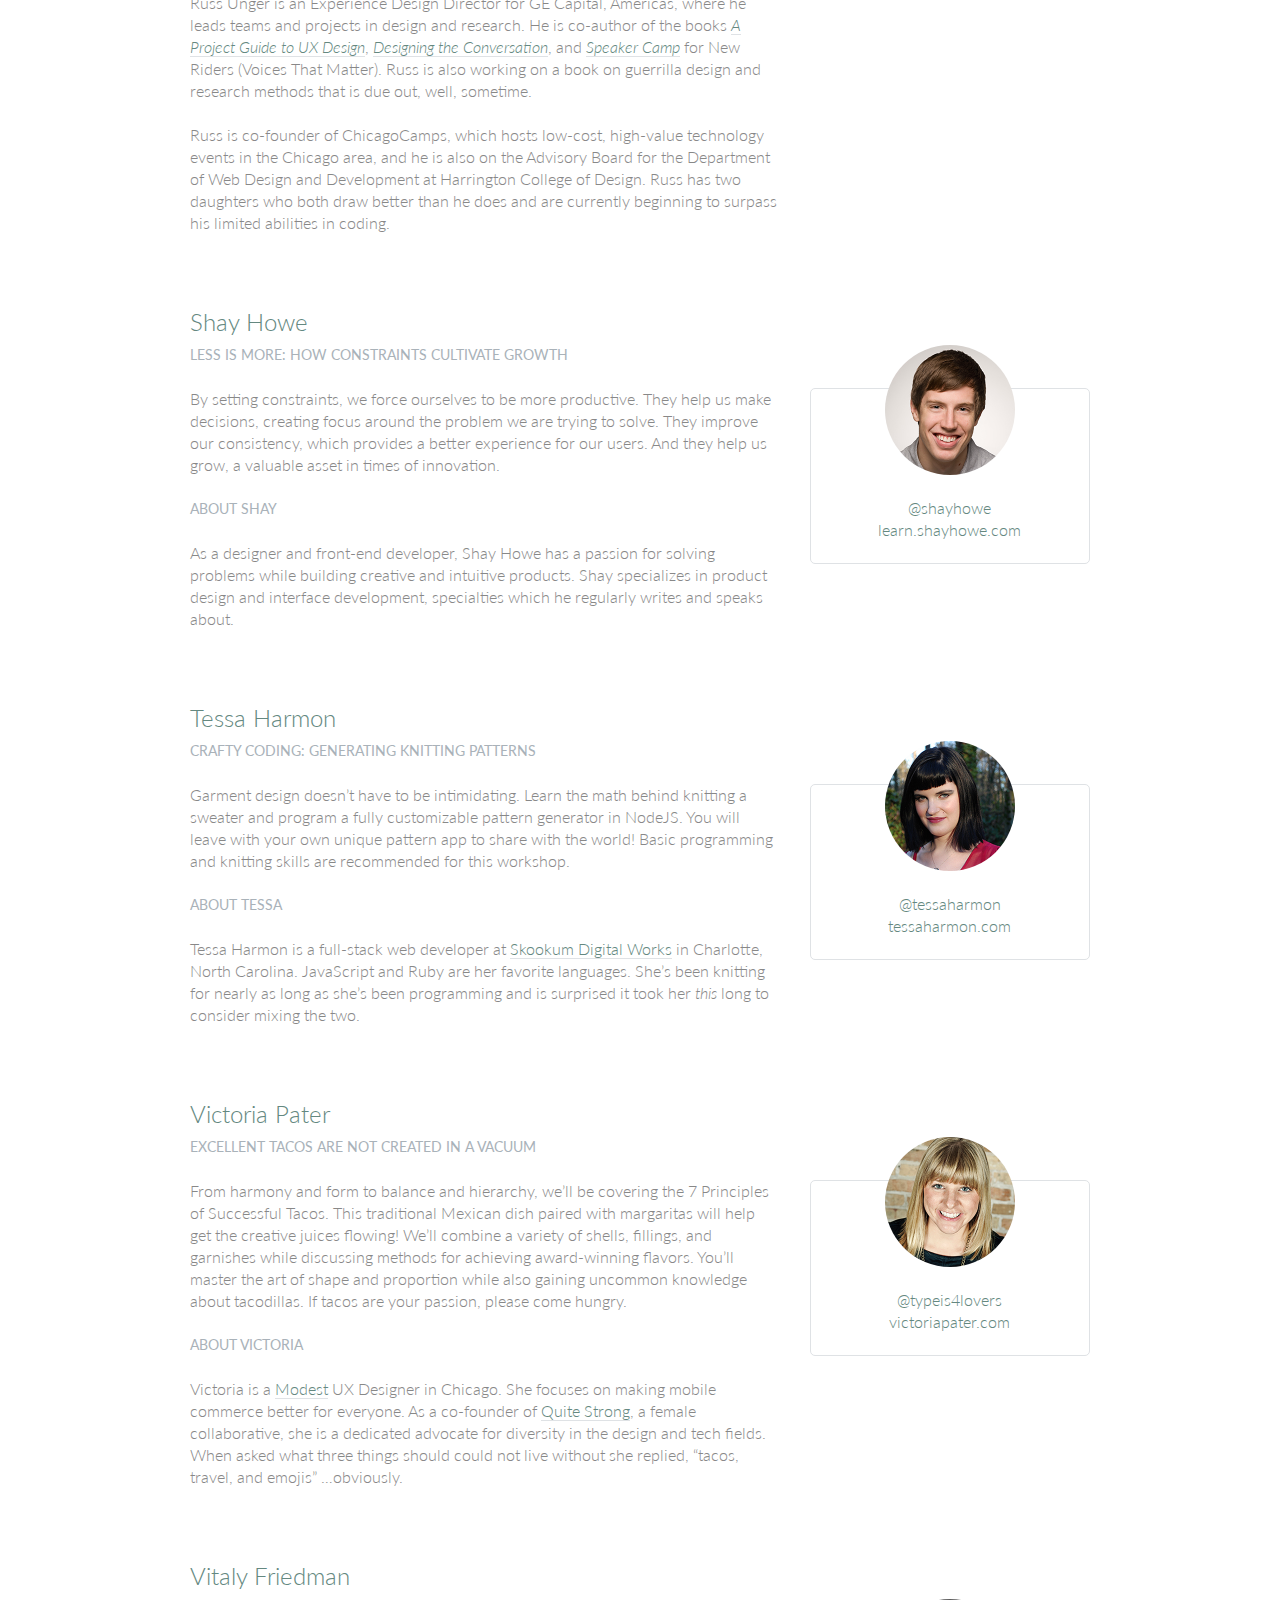
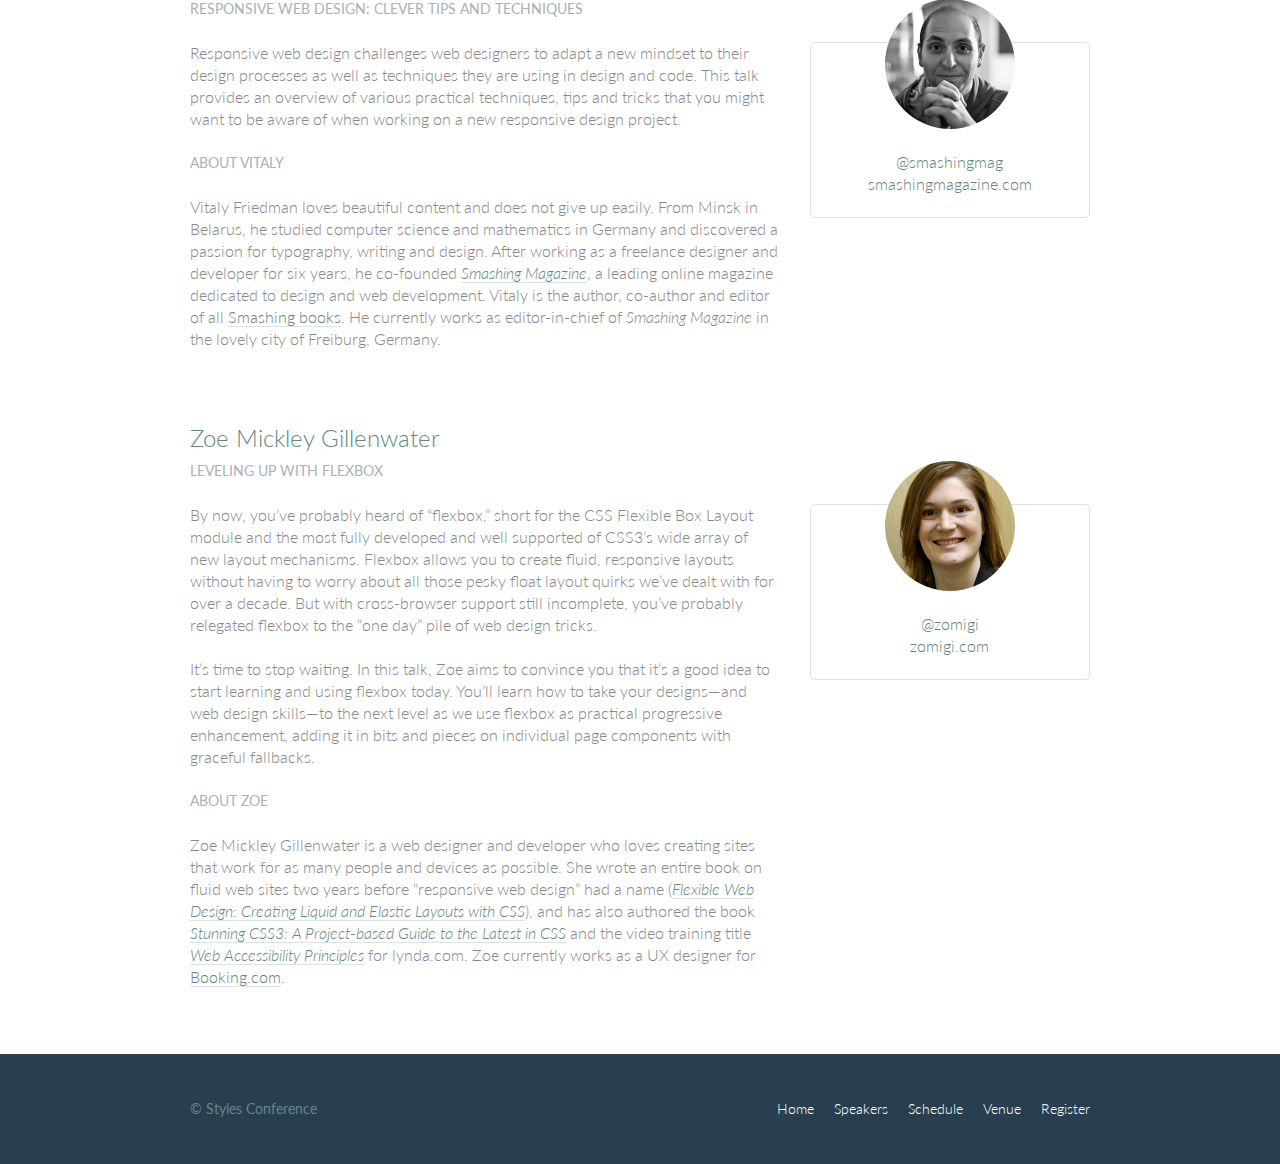
<file: speakers.html>
<!DOCTYPE html>
<html lang="en">

  <head>
    <meta charset="utf-8">
    <title>Speakers - Styles Conference</title>
    <link rel="stylesheet" href="assets/stylesheets/main.css">
    <link rel="stylesheet" href="http://fonts.googleapis.com/css?family=Lato:100,300,400">
  </head>

  <body>

    <!-- Header -->

    <header class="primary-header container group">

      <section>
        <h1 class="logo">
          <a href="index.html">Styles <br> Conference</a>
        </h1>
      </section>

      <h3 class="tagline">August 24&ndash;26th &mdash; Chicago, IL</h3>

      <nav class="nav primary-nav">
        <ul>
          <li><a href="index.html">Home</a></li><!--
          --><li><a href="speakers.html">Speakers</a></li><!--
          --><li><a href="schedule.html">Schedule</a></li><!--
          --><li><a href="venue.html">Venue</a></li><!--
          --><li><a href="register.html">Register</a></li>
        </ul>
      </nav>

    </header>

    <!-- Main content -->

    <section class="row-alt">
      <div class="lead container">

        <h1>Speakers</h1>

        <p>We&#8217;re happy to welcome over twenty speakers to present on the industry&#8217;s latest technologies. Prepare for an inspiration extravaganza.</p>

      </div>
    </section>

    <!-- Main content -->

    <section class="row">
      <div class="grid">

        <!-- Aaron Irizarry -->

        <section class="speaker" id="aaron-irizarry">

          <div class="col-2-3">

            <h2>Aaron Irizarry</h2>
            <h5>Designing a Culture of Design</h5>

            <p>Workplace culture doesn&#8217;t start with beanbags, foosball tables, or a beer fridge, and it doesn&#8217;t end with neckties, PCs, or big corporations. It&#8217;s the unwritten rules, behavior, beliefs, and the motivations that enable good work to get done, or it&#8217;s what stifles a workforce. For design to be most effective and for designers to feel valued, we need to work in a culture that embraces design and allows it to succeed.</p>

            <p>In Aaron&#8217;s session he will explore how to recognize the traits of organizations that *get* design, both large and small. He will share what those teams, departments, and companies have that others don&#8217;t, and more importantly, how to begin to change your own workplace&#8217;s culture. Once you&#8217;ve worked within a culture of design it&#8217;s almost impossible to imagine yourself anywhere else.</p>

            <h5>About Aaron</h5>

            <p>Aaron Irizarry is a Senior Product Designer for Nasdaq OMX, a lover of heavy metal, a foodie, and a master of BBQ arts. You can find some of his thoughts and presentations on the conversation surrounding design over at <a href="http://www.discussingdesign.com/">discussingdesign.com</a>.</p>

          </div><!--

          --><aside class="col-1-3">
            <div class="speaker-info">

              <img src="assets/images/speakers/aaron-irizarry.jpg" alt="aaron irizarry">

              <ul>
                <li><a href="https://twitter.com/aaroni">@aaroni</a></li>
                <li><a href="http://www.thisisaaronslife.com/">thisisaaronslife.com</a></li>
              </ul>

            </div>
          </aside>

        </section>

        <!-- Adam Connor -->

        <section class="speaker" id="adam-connor">

          <div class="col-2-3">

            <h2>Adam Connor</h2>
            <h5>Lights! Camera! Interaction! Design Inspiration from Filmmakers</h5>

            <p>Films succeed in evoking responses and engaging audiences only with a combination of well-written narrative and effective storytelling technique. It&#8217;s the filmmaker&#8217;s job to put this together. To do so they&#8217;ve developed processes, tools and techniques that allow them to focus attention, emphasize information, foreshadow and produce the many elements that together comprise a well-told story.</p>

            <p>With this workshop, we&#8217;ll revisit the topic of using stories in design and expand on the technical aspects used in film to communicate. We&#8217;ll look at some tools used in film, such as cinematic patterns, beat sheets, and storyboards. We&#8217;ll consider why they&#8217;re used and how we might look to them for inspiration.</p>

            <h5>About Adam</h5>

            <p>Adam Connor is a designer, illustrator and speaker passionate about collaboration, communication, creativity and storytelling. As an Experience Design Director with Mad*Pow, Adam combines 10+ years of experience in interaction and experience design with a background in computer science, film, and animation to create effective and easy-to-use digital products and services. He believes that no matter how utilitarian a tool is, at the core of its creation lies a story; uncovering that story is key to its success. Occasionally, he shares his perspectives on design at <a href="http://adamconnor.com/">adamconnor.com</a> and <a href="http://www.discussingdesign.com/">discussingdesign.com</a>.</p>

          </div><!--

          --><aside class="col-1-3">
            <div class="speaker-info">

              <img src="assets/images/speakers/adam-connor.jpg" alt="adam-connor">

              <ul>
                <li><a href="https://twitter.com/adamconnor">@adamconnor</a></li>
                <li><a href="http://adamconnor.com/">adamconnor.com</a></li>
              </ul>

            </div>
          </aside>

        </section>

        <!-- AJ Self -->

        <section class="speaker" id="aj-self">

          <div class="col-2-3">

            <h2>AJ Self</h2>
            <h5>(You Should Be) Testing Your JavaScript</h5>

            <p>JavaScript applications frequently utilize battle-tested libraries like jQuery, AngularJS, Backbone.js and more, but how can we be sure that our code is ready for production? This talk will share tips on how writing tests can be written easily and quickly and how to remove buggy code through testing.</p>

            <h5>About AJ</h5>

            <p>AJ is a software engineer specializing in JavaScript working at Belly in Chicago. Lately he has been writing applications with AngularJS and loving it. When not coding he is out loving the outdoors with his dog, Sunshine.</p>

          </div><!--

          --><aside class="col-1-3">
            <div class="speaker-info">

              <img src="assets/images/speakers/aj-self.jpg" alt="aj-self">

              <ul>
                <li><a href="https://twitter.com/ajself">@ajself</a></li>
                <li><a href="http://www.ajself.com/">ajself.com</a></li>
              </ul>

            </div>
          </aside>

        </section>

        <!-- Arman Ghosh -->

        <section class="speaker" id="arman-ghosh">

          <div class="col-2-3">

            <h2>Arman Ghosh</h2>
            <h5>Designing Deals: How Good Design Drives Sales</h5>

            <p>Perception influences decisions, especially when it comes to selling products and services. Learn why before you even start sales conversations; good, thoughtful design and presentation will define you and your ability to close deals.</p>

            <h5>About Arman</h5>

            <p>Arman is an entrepreneur who has his roots planted in building aggressive sales and revenue-generating teams. Having built out national sales and operations teams in the B2B and consumer spaces, his focus has been driving aggressive growth for technology-based companies. He has an extensive operating background and has built a career disrupting sales processes and approaches with companies doing the same in their respective technology spaces.</p>

          </div><!--

          --><aside class="col-1-3">
            <div class="speaker-info">

              <img src="assets/images/speakers/arman-ghosh.jpg" alt="arman-ghosh">

              <ul>
                <li><a href="https://twitter.com/armanghosh">@armanghosh</a></li>
              </ul>

            </div>
          </aside>

        </section>

        <!-- Bermon Painter -->

        <section class="speaker" id="bermon-painter">

          <div class="col-2-3">

            <h2>Bermon Painter</h2>
            <h5>Death to Wireframes: Long Live Rapid Prototyping</h5>

            <p>Static wireframes are a drag on the whole design process. Prototyping makes things a little better by allowing you to stitch together static wireframes or mockups while adding basic interactions. Rapid prototyping with HTML, CSS, and JavaScript is even better and faster; it increases collaboration and improves the iteration process. Kill your wireframes. Long live rapid prototyping.</p>

            <h5>About Bermon</h5>

            <p>Bermon is the organizer of various community groups for user experience designers and front-end developers, and the organizer of Blend Conference, a three-day, multi-track event for user experience strategists, designers and developers. He also leads the user experience team for Cardinal Solutions&#8217; Charlotte office, where he consults with large enterprise clients on interesting problems across user experience, design and front-end development.</p>

          </div><!--

          --><aside class="col-1-3">
            <div class="speaker-info">

              <img src="assets/images/speakers/bermon-painter.jpg" alt="bermon-painter">

              <ul>
                <li><a href="https://twitter.com/bermonpainter">@bermonpainter</a></li>
                <li><a href="http://bermonpainter.com/">bermonpainter.com</a></li>
              </ul>

            </div>
          </aside>

        </section>

        <!-- Brad Smith -->

        <section class="speaker" id="brad-smith">

          <div class="col-2-3">

            <h2>Brad Smith</h2>
            <h5>What Designers and Strategists Can Learn from Dick Fosbury</h5>

            <p>Dick Fosbury is an American track and field athlete who challenged the conventional approach to the high jump with an unorthodox &#8220;back first&#8221; technique that became known as the Fosbury Flop. His innovative approach to a sport that seemed to have reached its limits was ridiculed at first, with sportswriters labeling him &#8220;the world&#8217;s laziest high jumper&#8221; &#8212; but today variations of the Fosbury Flop are used by almost every high jumper.</p>

            <p>We need to challenge conventions, too. Many of the design conventions used in web, mobile and device interfaces have evolved from systems and processes that no longer connect with our audiences&#8217; realities: a floppy disk as a metaphor to &#8220;save&#8221; information, push buttons as control devices and typography standards derived from mechanical typesetting.</p>

            <p>As designers and strategists, we need to think like Dick Fosbury, to deconstruct analogues, and to free ourselves from outdated ideas so that we can develop the new interfaces and interactions of the future.</p>

            <h5>About Brad</h5>

            <p>Brad Smith is executive director for WebVisions, a conference that explores the future of the web. Most recently he launched &#8220;The Institute for Social Good,&#8221; an organization that connects non-profits with volunteers willing to spend a day building awesome web and mobile apps to change the world for the better.</p>

          </div><!--

          --><aside class="col-1-3">
            <div class="speaker-info">

              <img src="assets/images/speakers/brad-smith.jpg" alt="brad-smith">

              <ul>
                <li><a href="http://www.webvisionsevent.com/">webvisionsevent.com</a></li>
                <li><a href="http://www.instituteforsocialgood.org/">instituteforsocialgood.org</a></li>
              </ul>

            </div>
          </aside>

        </section>

        <!-- Candi Lemoine -->

        <section class="speaker" id="candi-lemoine">

          <div class="col-2-3">

            <h2>Candi Lemoine</h2>
            <h5>Making Remote Development Work</h5>

            <p>It&#8217;s not uncommon for developers and designers to work from home. There are also a few companies that have multiple offices. Working for a business that spans three different time zones, Candi Lemoine will show how you make cross-office collaboration work. She will suggest various helpful tools because constant communication is key.</p>

            <h5>About Candi</h5>

            <p>Candi Lemoine is a User Interface Developer at Dominion Marine Media as well as a Customer Advocate at A Book Apart. Aside from researching about user experience and design patterns, she also loves mentoring college students about the front-end side of the web. She also enjoys participating in hackathons with other co-workers and students.</p>

          </div><!--

          --><aside class="col-1-3">
            <div class="speaker-info">

              <img src="assets/images/speakers/candi-lemoine.jpg" alt="candi-lemoine">

              <ul>
                <li><a href="https://twitter.com/candicodeit">@candicodeit</a></li>
                <li><a href="http://candicode.it/">candicode.it</a></li>
              </ul>

            </div>
          </aside>

        </section>

        <!-- Carolyn Chandler -->

        <section class="speaker" id="carolyn-chandler">

          <div class="col-2-3">

            <h2>Carolyn Chandler</h2>
            <h5>The Business of Play</h5>

            <p>Play isn&#8217;t just for kids and heavy gamers. Anyone with a Foursquare account knows that &#8211; and the stickiness of a badge and a leaderboard. But a good, playful user experience isn&#8217;t about those surface elements either &#8211; it&#8217;s about creating an environment with well-understood rules, meaningful objectives, and a sense of fun. Whether you&#8217;re trying to encourage people &#8211; or yourself &#8211; to save money or to lose weight, a focus on game mechanics and play could be the trump card you&#8217;re looking for.</p>

            <h5>About Carolyn</h5>

            <p>Carolyn Chandler has been working in the field of User Experience Design for over 14 years. She was an adjunct professor at DePaul University and is the UX Design Instructor at The Starter League, where she first developed her activity-based approach for teaching core design concepts. Carolyn is the co-founder of The School for Digital Craftsmanship and co-author of two books, <cite>A Project Guide to UX Design</cite> and <cite>Adventures in Experience Design</cite>.</p>

          </div><!--

          --><aside class="col-1-3">
            <div class="speaker-info">

              <img src="assets/images/speakers/carolyn-chandler.jpg" alt="carolyn-chandler">

              <ul>
                <li><a href="https://twitter.com/chanan">@chanan</a></li>
                <li><a href="http://www.dhalo.com/">dhalo.com</a></li>
              </ul>

            </div>
          </aside>

        </section>

        <!-- Chris Mills -->

        <section class="speaker" id="chris-mills">

          <div class="col-2-3">

            <h2>Chris Mills</h2>
            <h5>Heavy Metal Coding</h5>

            <p>In this unconventional talk, Chris Mills will encourage you to pick up some drum sticks in addition to your laptop, and beat out a rhythm of learning &#8211; both of code and drum beats! You&#8217;ll learn basic JavaScript and CSS, plus beginner&#8217;s heavy metal drum patterns. The two are a marriage made in heaven, as nothing is a better antidote to code frustration than beating seven shades of **** out of a drum kit.</p>

            <h5>About Chris</h5>

            <p>Chris Mills is a Senior Tech Writer at Mozilla, where he writes docs and demos about open web apps, Firefox OS and related subjects. He loves tinkering around with HTML, CSS, JavaScript and other web technologies, and gives occasional tech talks at conferences and universities.</p>

          </div><!--

          --><aside class="col-1-3">
            <div class="speaker-info">

              <img src="assets/images/speakers/chris-mills.jpg" alt="chris-mills">

              <ul>
                <li><a href="https://twitter.com/chrisdavidmills">@chrisdavidmills</a></li>
                <li><a href="https://developer.mozilla.org/">developer.mozilla.org</a></li>
              </ul>

            </div>
          </aside>

        </section>

        <!-- Dan Denney -->

        <section class="speaker" id="dan-denney">

          <div class="col-2-3">

            <h2>Dan Denney</h2>
            <h5>Creating HTML Emails Can Be Fun</h5>

            <p>In this presentation Dan will share techniques on how to send awesome messages using CSS, media queries and everyone&#8217;s favorite HTML element: tables. The fun part comes in the tools available for automation and testing to make it feel less like 1999.</p>

            <h5>About Dan</h5>

            <p>Dan is a front-end dev at Envy Labs, where he works on client projects and Code School. He has been called a &#8220;seriously good copy and paster&#8221; and he puts those skills to use as he spends his days learning, unlearning and relearning how to build things for the web.</p>

          </div><!--

          --><aside class="col-1-3">
            <div class="speaker-info">

              <img src="assets/images/speakers/dan-denney.jpg" alt="dan-denney">

              <ul>
                <li><a href="https://twitter.com/dandenney">@dandenney</a></li>
                <li><a href="http://dandenney.com/">dandenney.com</a></li>
              </ul>

            </div>
          </aside>

        </section>

        <!-- Darby Frey -->

        <section class="speaker" id="darby-frey">

          <div class="col-2-3">

            <h2>Darby Frey</h2>
            <h5>Building a Mobile Layout</h5>

            <p>Designing for mobile is challenging. With the ever-changing landscape of devices and screen sizes, there is no way to predict every possible canvas we will be designing for. Luckily, there are a few tools at our disposal that allow us to be confident in our designs.</p>

            <p>In this session we will introduce some of these tools and dive into some code to see how they can be used to create designs that look great on any device.</p>

            <h5>About Darby</h5>

            <p>Darby Frey is a software engineer and consultant who has worked on web and mobile applications for many clients including Groupon, Toyota, Paramount Pictures and others. Currently he is working with Belly in Chicago to create the world&#8217;s best customer loyalty platform. He can be found on Twitter at <a href="https://twitter.com/darbyfrey">@darbyfrey</a>.</p>

          </div><!--

          --><aside class="col-1-3">
            <div class="speaker-info">

              <img src="assets/images/speakers/darby-frey.jpg" alt="darby-frey">

              <ul>
                <li><a href="https://twitter.com/darbyfrey">@darbyfrey</a></li>
                <li><a href="http://darbyfrey.com/">darbyfrey.com</a></li>
              </ul>

            </div>
          </aside>

        </section>

        <!-- Erica Decker -->

        <section class="speaker" id="erica-decker">

          <div class="col-2-3">

            <h2>Erica Decker</h2>
            <h5>What Disney Can Teach You about User Experience Design</h5>

            <p>From the creation of the 1937 film <cite>Snow White and the Seven Dwarves</cite>, to newer animated films such as <cite>The Princess and the Frog</cite>, to the branded &#8220;Wonderful World of Disney&#8221; itself, the Disney empire has been built upon a design ecosystem. Each film, theme park, or cruise shares a holistic view of a perfect world across time and cultures. Within each experience, the same beloved character traits are highlighted, similar visual and animation styles are used, and the same story and musical techniques are leveraged to bring the audience to an emotional place. This helps make the user experience familiar and nostalgic, and lightens the audience&#8217;s cognitive load to promote enjoyment. Join Erica as she highlights Disney&#8217;s user experience techniques and outlines how you can use them to design an ecosystem that will leave behind a lasting legacy, even while waiting in an extremely long line.</p>

            <h5>About Erica</h5>

            <p>Erica Decker is a designer, developer, and speaker with a passion for technology, challenges, and all things design. She believes that fast-paced, iterative, holistic design is the best way to drive product innovation, and can support that belief with a lot of evidence. She has designed engaging digital experiences for Fortune 500 companies, non-profits, and upcoming companies alike, and is currently writing this bio while referring to herself in the third person.</p>

          </div><!--

          --><aside class="col-1-3">
            <div class="speaker-info">

              <img src="assets/images/speakers/erica-decker.jpg" alt="erica-decker">

              <ul>
                <li><a href="http://ericadecker.com/">ericadecker.com</a></li>
              </ul>

            </div>
          </aside>

        </section>

        <!-- Estelle Weyl -->

        <section class="speaker" id="estelle-weyl">

          <div class="col-2-3">

            <h2>Estelle Weyl</h2>
            <h5>Select This!</h5>

            <p>Pick an element, any element. Style it. Manipulate it. No IDs. No classes. No jQuery necessary. Learn all the new features of selectors in CSS and JavaScript hat enable you to select this DOM node, that DOM node, and even an imaginary DOM node based on attributes, relation to other elements, location in the DOM, or just an element&#8217;s mere existence.</p>

            <h5>About Estelle</h5>

            <p><a href="https://twitter.com/estellevw">Estelle Weyl</a> is an internationally published author (<cite><a href="http://shop.oreilly.com/product/0636920021711.do">Mobile HTML5</a></cite>, <cite><a href="http://shop.oreilly.com/product/0636920018063.do">HTML5: The Definitive Guide</a></cite> and <cite><a href="http://shop.oreilly.com/product/9780980846904.do">HTML5 and CSS3 for the Real World</a></cite>), speaker, trainer, and consultant. Estelle shares esoteric tidbits learned while programming CSS, JavaScript and HTML, provides tutorials and detailed grids of CSS3 and HTML5 browser support at <a href="http://www.standardista.com/">Standardista</a>. Her tutorials and workshops are available on <a href="http://estelle.github.io/">GitHub</a>.</p>

          </div><!--

          --><aside class="col-1-3">
            <div class="speaker-info">

              <img src="assets/images/speakers/estelle-weyl.jpg" alt="estelle-weyl">

              <ul>
                <li><a href="https://twitter.com/estellevw">@estellevw</a></li>
                <li><a href="http://standardista.com/">standardista.com</a></li>
              </ul>

            </div>
          </aside>

        </section>

        <!-- Jen Myers -->

        <section class="speaker" id="jen-myers">

          <div class="col-2-3">

            <h2>Jen Myers</h2>
            <h5>Teaching Our CSS to Play Nice</h5>

            <p>Talk abstract: As our websites, applications and teams grow larger and more complicated, so does our CSS. Before we know it, we find ourselves no longer with cute little stylesheets, but sprawling, surly teenaged CSS that doesn&#8217;t always play nice with others. We need to learn how to manage and optimize our CSS no matter how large the project or diverse the team. If we start early, we can use best practices and tools to raise full-grown stylesheets any designer or developer would be happy to work with.</p>

            <h5>About Jen</h5>

            <p>Jen Myers is a web designer/developer and part of the instructor team at Dev Bootcamp in Chicago. In 2011, she founded the Columbus, Ohio chapter of Girl Develop It, an organization that provides introductory coding classes aimed at women, and she currently co-leads the Girl Develop It Chicago chapter. She speaks regularly about design, development and diversity, and focuses on finding new ways to make both technology and technology education accessible to everyone.</p>

          </div><!--

          --><aside class="col-1-3">
            <div class="speaker-info">

              <img src="assets/images/speakers/jen-myers.jpg" alt="jen-myers">

              <ul>
                <li><a href="https://twitter.com/antiheroine">@antiheroine</a></li>
                <li><a href="http://jenmyers.net/">jenmyers.net</a></li>
              </ul>

            </div>
          </aside>

        </section>

        <!-- Jenn Downs -->

        <section class="speaker" id="jenn-downs">

          <div class="col-2-3">

            <h2>Jenn Downs</h2>
            <h5>What&#8217;s Stopping You?</h5>

            <p>Creating in the face of negativity, fear, health problems, and your inner critic can at times feel impossible. Let&#8217;s face our fears together, name these problems and break them down, silence our inner critics, and talk about when it&#8217;s time to take a break or let go of a project for good.</p>

            <h5>About Jenn</h5>

            <p>Jenn Downs swung her way through the jungle at MailChimp from support to tech writing to UX Design Research. After six years she&#8217;s been bitten by the entrepreneurship bug and she is now the Business/Tech Manager for Carpenter Koby Downs in Atlanta. Never one to only do one thing at a time, Jenn is also doing freelance email marketing and UX work on the side.</p>

            <p>Outside of loving the web, Jenn is a songwriter and loves Rock and Roll!</p>

          </div><!--

          --><aside class="col-1-3">
            <div class="speaker-info">

              <img src="assets/images/speakers/jenn-downs.jpg" alt="jenn-downs">

              <ul>
                <li><a href="https://twitter.com/beparticular">@beparticular</a></li>
                <li><a href="http://beparticular.com/">beparticular.com</a></li>
              </ul>

            </div>
          </aside>

        </section>

        <!-- Jennifer Jones -->

        <section class="speaker" id="jennifer-jones">

          <div class="col-2-3">

            <h2>Jennifer Jones</h2>
            <h5>What Designers Can Learn from Parenting</h5>

            <p>That first client meeting may not feel as warm and fulfilling as the first time you hold your newborn child, but consider the similarities.</p>

            <p>You know each other but have never met. As the relationship grows you will have to rely on your experiences and education to gently guide them while allowing flexibility for projects to change and evolve. It&#8217;s not your job to control everything, but if you are successful you will create a well-rounded piece that everyone involved can love.</p>

            <h5>About Jennifer</h5>

            <p>Jennifer Jones is an event coordinator for the WebVisions Conference and also co-authors a blog with her teenage daughter. She and her family live in Portland, Oregon where she balances work, parenting and any other life challenge with honesty, humor and liquor.</p>

          </div><!--

          --><aside class="col-1-3">
            <div class="speaker-info">

              <img src="assets/images/speakers/jennifer-jones.jpg" alt="jennifer-jones">

              <ul>
                <li><a href="https://twitter.com/Foerocious">@foerocious</a></li>
                <li><a href="http://crampedconversations.com/">crampedconversations.com</a></li>
              </ul>

            </div>
          </aside>

        </section>

        <!-- Leslie Jensen-Inman -->

        <section class="speaker" id="leslie-jensen-inman">

          <div class="col-2-3">

            <h2>Dr. Leslie Jensen-Inman</h2>
            <h5>Designing to Learn</h5>

            <p>We&#8217;ve reached a point where non-designers understand the value of design. This has led to an increase in demand for design talent. In the past, we would have turned to institutions of higher education to help us find new talent; however, today&#8217;s graduates often finish school without the skills they need to thrive in a professional design setting.</p>

            <p>There is a massive gap between what students learn and what industry needs. This skills gap leaves graduates unable to find jobs and hiring companies unable to find talent. How we approach this challenge will affect the continued relevance and value of design.</p>

            <h5>About Leslie</h5>

            <p><a href="http://www.jenseninman.com">Dr. Leslie Jensen-Inman</a> is a designer, speaker, author, and educator. Leslie is co-founder of the user experience design school <a href="http://www.centercentre.com">Center Centre</a>, where she connects industry, education, and community. Creative Director and co-author of <cite>InterACT with Web Standards: A holistic approach to web design</cite>, Leslie has written articles for publications such as <cite>A List Apart</cite>, <cite>The Pastry Box</cite>, <cite>Ladies in Tech</cite>, and <cite>.net Magazine</cite>.</p>

          </div><!--

          --><aside class="col-1-3">
            <div class="speaker-info">

              <img src="assets/images/speakers/leslie-jensen-inman.jpg" alt="leslie-jensen-inman">

              <ul>
                <li><a href="https://twitter.com/jenseninman">@jenseninman</a></li>
                <li><a href="http://unicorninstitute.com/">unicorninstitute.com</a></li>
              </ul>

            </div>
          </aside>

        </section>

        <!-- Maya Bruck -->

        <section class="speaker" id="maya-bruck">

          <div class="col-2-3">

            <h2>Maya Bruck</h2>
            <h5>So You Want to Be a Unicorn</h5>

            <p>They&#8217;re elusive, those rare beings who do front-end development, visual design, project management, UX, content strategy, and are whizzes at user research. In an industry that&#8217;s constantly changing and evolving, there are both benefits and drawbacks to being a generalist. We&#8217;ll walk through strategies to fill gaps in your skill set while working a full-time job, and collaborative tools and techniques you can use while you quest to learn it all.</p>

            <h5>About Maya</h5>

            <p>Maya Bruck is Creative Director at Pixo, a growing, employee-run digital consulting agency, where she guides clients through identity crisis to a meaningful, impactful web presence. In addition to conducting client therapy, she also designs websites and applications that are both beautiful and organization changing.</p>

            <p>A passion for collaboration and community led her to co-found the Champaign-Urbana Design Organization (CUDO) in 2008, and through CUDO she has cultivated a vibrant design culture in the community. She speaks regularly about design and client management and is overcoming her fear of learning JavaScript.</p>

          </div><!--

          --><aside class="col-1-3">
            <div class="speaker-info">

              <img src="assets/images/speakers/maya-bruck.jpg" alt="maya-bruck">

              <ul>
                <li><a href="https://twitter.com/mayabruck">@mayabruck</a></li>
                <li><a href="http://pixotech.com/">pixotech.com</a></li>
              </ul>

            </div>
          </aside>

        </section>

        <!-- Russ Unger -->

        <section class="speaker" id="russ-unger">

          <div class="col-2-3">

            <h2>Russ Unger</h2>
            <h5>From Muppets to Mastery: Core UX Principles from Mr. Jim Henson</h5>

            <p>Jim Henson started working as a puppeteer in 1954, a fair 40-50 years before many of us even considered User Experience as a career. He did, however, take it upon himself to apply many of the core principles that UX Designers are falling love with today (or are at least using as part of our everyday lives). Hang out for a quick dive into the life of Jim Henson, with a view into his work from the perspective of how it pertains to what it is we&#8217;re doing today, that promises to even leave Waldorf and Statler happy.</p>

            <h5>About Russ</h5>

            <p>Russ Unger is an Experience Design Director for GE Capital, Americas, where he leads teams and projects in design and research. He is co-author of the books <cite><a href="http://projectuxd.com/">A Project Guide to UX Design</a></cite>, <cite><a href="http://www.designingtheconversation.com/">Designing the Conversation</a></cite>, and <cite><a href="http://speakercampbook.com/">Speaker Camp</a></cite> for New Riders (Voices That Matter). Russ is also working on a book on guerrilla design and research methods that is due out, well, sometime.</p>

            <p>Russ is co-founder of ChicagoCamps, which hosts low-cost, high-value technology events in the Chicago area, and he is also on the Advisory Board for the Department of Web Design and Development at Harrington College of Design. Russ has two daughters who both draw better than he does and are currently beginning to surpass his limited abilities in coding.</p>

          </div><!--

          --><aside class="col-1-3">
            <div class="speaker-info">

              <img src="assets/images/speakers/russ-unger.jpg" alt="russ-unger">

              <ul>
                <li><a href="https://twitter.com/russu">@russu</a></li>
                <li><a href="http://www.userglue.com/">userglue.com</a></li>
              </ul>

            </div>
          </aside>

        </section>

        <!-- Shay Howe -->

        <section class="speaker" id="shay-howe">

          <div class="col-2-3">

            <h2>Shay Howe</h2>
            <h5>Less Is More: How Constraints Cultivate Growth</h5>

            <p>By setting constraints, we force ourselves to be more productive. They help us make decisions, creating focus around the problem we are trying to solve. They improve our consistency, which provides a better experience for our users. And they help us grow, a valuable asset in times of innovation.</p>

            <h5>About Shay</h5>

            <p>As a designer and front-end developer, Shay Howe has a passion for solving problems while building creative and intuitive products. Shay specializes in product design and interface development, specialties which he regularly writes and speaks about.</p>

          </div><!--

          --><aside class="col-1-3">
            <div class="speaker-info">

              <img src="assets/images/speakers/shay-howe.jpg" alt="shay-howe">

              <ul>
                <li><a href="https://twitter.com/shayhowe">@shayhowe</a></li>
                <li><a href="http://learn.shayhowe.com/">learn.shayhowe.com</a></li>
              </ul>

            </div>
          </aside>

        </section>

        <!-- Tessa Harmon -->

        <section class="speaker" id="tessa-harmon">

          <div class="col-2-3">

            <h2>Tessa Harmon</h2>
            <h5>Crafty Coding: Generating Knitting Patterns</h5>

            <p>Garment design doesn&#8217;t have to be intimidating. Learn the math behind knitting a sweater and program a fully customizable pattern generator in NodeJS. You will leave with your own unique pattern app to share with the world! Basic programming and knitting skills are recommended for this workshop.</p>

            <h5>About Tessa</h5>

            <p>Tessa Harmon is a full-stack web developer at <a href="http://www.skookum.com/">Skookum Digital Works</a> in Charlotte, North Carolina. JavaScript and Ruby are her favorite languages. She&#8217;s been knitting for nearly as long as she&#8217;s been programming and is surprised it took her <em>this</em> long to consider mixing the two.</p>

          </div><!--

          --><aside class="col-1-3">
            <div class="speaker-info">

              <img src="assets/images/speakers/tessa-harmon.jpg" alt="tessa-harmon">

              <ul>
                <li><a href="https://twitter.com/tessaharmon">@tessaharmon</a></li>
                <li><a href="http://tessaharmon.com/">tessaharmon.com</a></li>
              </ul>

            </div>
          </aside>

        </section>

        <!-- Victoria Pater -->

        <section class="speaker" id="victoria-pater">

          <div class="col-2-3">

            <h2>Victoria Pater</h2>
            <h5>Excellent Tacos Are Not Created in a Vacuum</h5>

            <p>From harmony and form to balance and hierarchy, we&#8217;ll be covering the 7 Principles of Successful Tacos. This traditional Mexican dish paired with margaritas will help get the creative juices flowing! We&#8217;ll combine a variety of shells, fillings, and garnishes while discussing methods for achieving award-winning flavors. You&#8217;ll master the art of shape and proportion while also gaining uncommon knowledge about tacodillas. If tacos are your passion, please come hungry.</p>

            <h5>About Victoria</h5>

            <p>Victoria is a <a href="http://www.modest.com/">Modest</a> UX Designer in Chicago. She focuses on making mobile commerce better for everyone. As a co-founder of <a href="http://quitestrong.com/">Quite Strong</a>, a female collaborative, she is a dedicated advocate for diversity in the design and tech fields. When asked what three things should could not live without she replied, &#8220;tacos, travel, and emojis&#8221; &#8230;obviously.</p>

          </div><!--

          --><aside class="col-1-3">
            <div class="speaker-info">

              <img src="assets/images/speakers/victoria-pater.jpg" alt="victoria-pater">

              <ul>
                <li><a href="https://twitter.com/typeis4lovers">@typeis4lovers</a></li>
                <li><a href="http://victoriapater.com/">victoriapater.com</a></li>
              </ul>

            </div>
          </aside>

        </section>

        <!-- Vitaly Friedman -->

        <section class="speaker" id="vitaly-friedman">

          <div class="col-2-3">

            <h2>Vitaly Friedman</h2>
            <h5>Responsive Web Design: Clever Tips and Techniques</h5>

            <p>Responsive web design challenges web designers to adapt a new mindset to their design processes as well as techniques they are using in design and code. This talk provides an overview of various practical techniques, tips and tricks that you might want to be aware of when working on a new responsive design project.</p>

            <h5>About Vitaly</h5>

            <p>Vitaly Friedman loves beautiful content and does not give up easily. From Minsk in Belarus, he studied computer science and mathematics in Germany and discovered a passion for typography, writing and design. After working as a freelance designer and developer for six years, he co-founded <cite><a href="http://smashingmagazine.com/">Smashing Magazine</a></cite>, a leading online magazine dedicated to design and web development. Vitaly is the author, co-author and editor of all <a href="https://shop.smashingmagazine.com">Smashing books</a>. He currently works as editor-in-chief of <cite>Smashing Magazine</cite> in the lovely city of Freiburg, Germany.</p>

          </div><!--

          --><aside class="col-1-3">
            <div class="speaker-info">

              <img src="assets/images/speakers/vitaly-friedman.jpg" alt="vitaly-friedman">

              <ul>
                <li><a href="https://twitter.com/smashingmag">@smashingmag</a></li>
                <li><a href="http://smashingmagazine.com/">smashingmagazine.com</a></li>
              </ul>

            </div>
          </aside>

        </section>

        <!-- Zoe Mickley Gillenwater -->

        <section id="zoe-mickley-gillenwater">

          <div class="col-2-3">

            <h2>Zoe Mickley Gillenwater</h2>
            <h5>Leveling Up with Flexbox</h5>

            <p>By now, you&#8217;ve probably heard of &#8220;flexbox,&#8221; short for the CSS Flexible Box Layout module and the most fully developed and well supported of CSS3&#8217;s wide array of new layout mechanisms. Flexbox allows you to create fluid, responsive layouts without having to worry about all those pesky float layout quirks we&#8217;ve dealt with for over a decade. But with cross-browser support still incomplete, you&#8217;ve probably relegated flexbox to the &#8220;one day&#8221; pile of web design tricks.</p>

            <p>It&#8217;s time to stop waiting. In this talk, Zoe aims to convince you that it&#8217;s a good idea to start learning and using flexbox today. You&#8217;ll learn how to take your designs—and web design skills—to the next level as we use flexbox as practical progressive enhancement, adding it in bits and pieces on individual page components with graceful fallbacks.</p>

            <h5>About Zoe</h5>

            <p>Zoe Mickley Gillenwater is a web designer and developer who loves creating sites that work for as many people and devices as possible. She wrote an entire book on fluid web sites two years before &#8220;responsive web design&#8221; had a name (<cite><a href="http://www.flexiblewebbook.com/">Flexible Web Design: Creating Liquid and Elastic Layouts with CSS</a></cite>), and has also authored the book <cite><a href="http://www.stunningcss3.com/">Stunning CSS3: A Project-based Guide to the Latest in CSS</a></cite> and the video training title <cite><a href="http://zomigi.com/publications/#pub-accessibility">Web Accessibility Principles</a></cite> for lynda.com. Zoe currently works as a UX designer for <a href="http://www.booking.com/">Booking.com</a>.</p>

          </div><!--

          --><aside class="col-1-3">
            <div class="speaker-info">

              <img src="assets/images/speakers/zoe-mickley-gillenwater.jpg" alt="zoe-mickley-gillenwater">

              <ul>
                <li><a href="https://twitter.com/zomigi">@zomigi</a></li>
                <li><a href="http://zomigi.com/">zomigi.com</a></li>
              </ul>

            </div>
          </aside>

        </section>

      </div>
    </section>

    <!-- Footer -->

    <footer class="primary-footer container group">

      <small>&copy; Styles Conference</small>

      <nav class="nav">
        <ul>
          <li><a href="index.html">Home</a></li><!--
          --><li><a href="speakers.html">Speakers</a></li><!--
          --><li><a href="schedule.html">Schedule</a></li><!--
          --><li><a href="venue.html">Venue</a></li><!--
          --><li><a href="register.html">Register</a></li>
        </ul>
      </nav>

    </footer>

  </body>
</html>
</file>
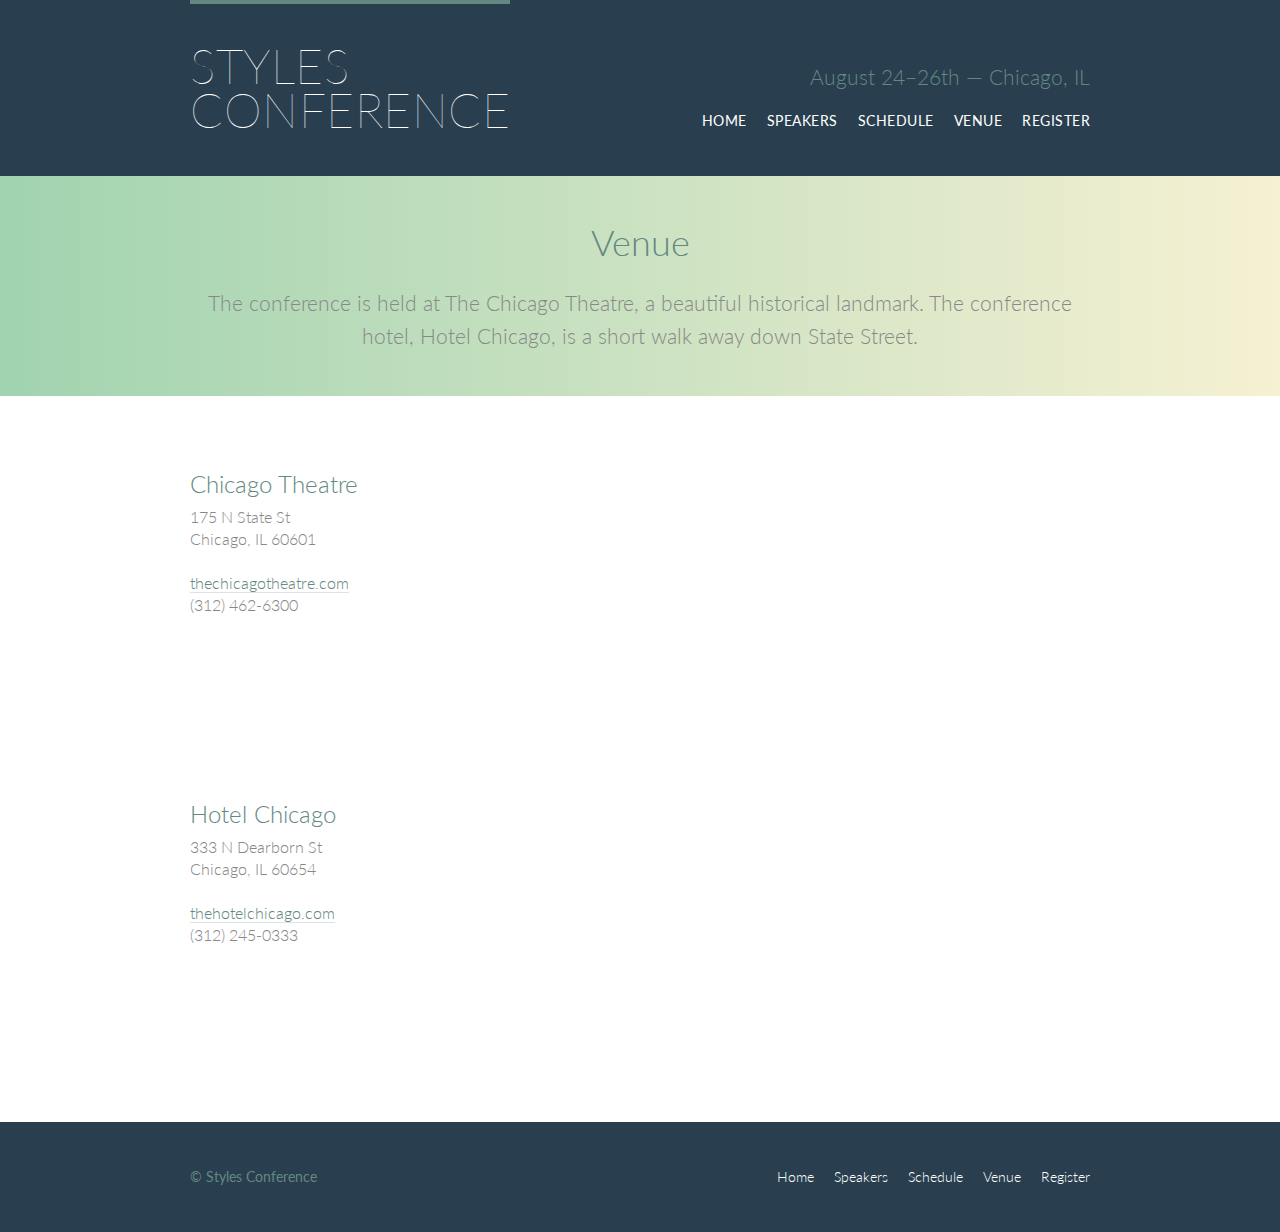
<file: venue.html>
<!DOCTYPE html>
<html lang="en">

  <head>
    <meta charset="utf-8">
    <title>Venue - Styles Conference</title>
    <link rel="stylesheet" href="assets/stylesheets/main.css">
    <link rel="stylesheet" href="http://fonts.googleapis.com/css?family=Lato:100,300,400">
  </head>

  <body>

    <!-- Header -->

    <header class="primary-header container group">

      <section>
        <h1 class="logo">
          <a href="index.html">Styles <br> Conference</a>
        </h1>
      </section>

      <h3 class="tagline">August 24&ndash;26th &mdash; Chicago, IL</h3>

      <nav class="nav primary-nav">
        <ul>
          <li><a href="index.html">Home</a></li><!--
          --><li><a href="speakers.html">Speakers</a></li><!--
          --><li><a href="schedule.html">Schedule</a></li><!--
          --><li><a href="venue.html">Venue</a></li><!--
          --><li><a href="register.html">Register</a></li>
        </ul>
      </nav>

    </header>

    <!-- Main content -->

    <section class="row-alt">
      <div class="lead container">

        <h1>Venue</h1>

        <p>The conference is held at The Chicago Theatre, a beautiful historical landmark. The conference hotel, Hotel Chicago, is a short walk away down State Street.</p>

      </div>
    </section>

    <section class="row">
      <div class="grid">

        <section class="venue-theatre">
    
          <div class="col-1-3">
            <h2>Chicago Theatre</h2>
            <p>175 N State St <br> Chicago, IL 60601</p>
            <p><a href="http://www.thechicagotheatre.com/">thechicagotheatre.com</a> <br> (312) 462-6300</p>
          </div><!--    
          --><iframe class="venue-map col-2-3" src="https://www.google.com/maps/embed?pb=!1m5!3m3!1m2!1s0x880e2ca55810a493%3A0x4700ddf60fcbfad6!2schicago+theatre!5e0!3m2!1sen!2sus!4v1388701393606"></iframe>

        </section>
    
        <section class="venue-hotel">

          <div class="col-1-3">
            <h2>Hotel Chicago</h2>
            <p>333 N Dearborn St <br> Chicago, IL 60654</p>
            <p><a href="http://thehotelchicago.com/">thehotelchicago.com</a> <br> (312) 245-0333</p>
          </div><!--
          --><iframe class="venue-map col-2-3" src="https://www.google.com/maps/embed?pb=!1m5!3m3!1m2!1s0x880e2cb1da049173%3A0xa5c91d255a775f0b!2sHotel+Sax+Chicago%2C+North+Dearborn+Street%2C+Chicago%2C+IL!5e0!3m2!1sen!2sus!4v1388702493978"></iframe>

        </section>

      </div>
    </section>

  <!-- Footer -->

    <footer class="primary-footer container group">

      <small>&copy; Styles Conference</small>

      <nav class="nav">
        <ul>
          <li><a href="index.html">Home</a></li><!--
          --><li><a href="speakers.html">Speakers</a></li><!--
          --><li><a href="schedule.html">Schedule</a></li><!--
          --><li><a href="venue.html">Venue</a></li><!--
          --><li><a href="register.html">Register</a></li>
        </ul>
      </nav>

    </footer>

  </body>
</html>
</file>
<file: assets/stylesheets/main.css>
/* http://meyerweb.com/eric/tools/css/reset/
   v2.0 | 20110126
  License: none (public domain)
*/

html, body, div, span, applet, object, iframe,
h1, h2, h3, h4, h5, h6, p, blockquote, pre,
a, abbr, acronym, address, big, cite, code,
del, dfn, em, img, ins, kbd, q, s, samp,
small, strike, strong, sub, sup, tt, var,
b, u, i, center,
dl, dt, dd, ol, ul, li,
fieldset, form, label, legend,
table, caption, tbody, tfoot, thead, tr, th, td,
article, aside, canvas, details, embed,
figure, figcaption, footer, header, hgroup,
menu, nav, output, ruby, section, summary,
time, mark, audio, video {
  margin: 0;
  padding: 0;
  border: 0;
  font-size: 100%;
  font: inherit;
  vertical-align: baseline;
}
/* HTML5 display-role reset for older browsers */
article, aside, details, figcaption, figure,
footer, header, hgroup, menu, nav, section {
  display: block;
}
body {
  line-height: 1;
}
ol, ul {
  list-style: none;
}
blockquote, q {
  quotes: none;
}
blockquote:before, blockquote:after,
q:before, q:after {
  content: '';
  content: none;
}
table {
  border-collapse: collapse;
  border-spacing: 0;
  }

/*
  ========================================
  Grid
  ========================================
*/

*,
*:before,
*:after {
  -webkit-box-sizing: border-box;
     -moz-box-sizing: border-box;
          box-sizing: border-box;
}
.container,
.grid {
  margin: 0 auto;
  width: 960px;
}
.container {
  padding-left: 30px;
  padding-right: 30px;
}

/*
  ========================================
  Reusable Layout
  ========================================
*/

.grid,
.col-1-3,
.col-2-3 {
  padding-left: 15px;
  padding-right: 15px;
}
.col-1-3,
.col-2-3  {
  display: inline-block;
  vertical-align: top;
}
.col-1-3 {
  width: 33.33%;
}
.col-2-3 {
  width: 66.66%;
}

/*
  ========================================
  Links
  ========================================
*/

a {
  color: #648880;
  text-decoration: none;
}
a:hover {
  color: #a9b2b9;
}
p a {
  border-bottom: 1px solid #dfe2e5;
}
.teaser a:hover h3 {
  color: #a9b2b9;
}
.primary-header a,
.primary-footer a {
  color: #fff;
}
.primary-header a:hover,
.primary-footer a:hover {
  color: #648880;
}

/*
  ========================================
  Clearfix
  ========================================
*/

.group:before,
.group:after {
  content: "";
  display: table;
}
.group:after {
  clear: both;
}
.group {
  clear: both;
  *zoom: 1;
}

/*
  ========================================
  Rows
  ========================================
*/

.row,
.row-alt {
  min-width: 960px;
}
.row {
  background: #fff;
  padding: 66px 0 44px 0;
}
.row-alt {
   background: #cbe2c1;
   background: -webkit-linear-gradient(to right, #a1d3b0, #f6f1d3);
   background: -moz-linear-gradient(to right, #a1d3b0, #f6f1d3);
   background: linear-gradient(to right, #a1d3b0, #f6f1d3);
   padding: 44px 0 22px 0;
}

/*
  ========================================
  Typography
  ========================================
*/

h1, h3, h4, h5, p {
  margin-bottom: 22px;
}
h1, h2, h3, h4 {
  color: #648880;
}
h1 {
  font-size: 36px;
  line-height: 44px;
}
h2 {
  font-size: 24px;
  line-height: 44px;
}
h3 {
  font-size: 21px;
}
h4 {
  font-size: 18px;
}
h5 {
  color: #a9b2b9;
  font-size: 14px;
  font-weight: 400;
  text-transform: uppercase;
}
strong {
  font-weight: 400;
}
cite, em {
  font-style: italic;
}

/*
  ========================================
  Leads
  ========================================
*/

.lead {
  text-align: center;
}
.lead p {
  font-size: 21px;
  line-height: 33px;
}

/*
  ========================================
  Buttons
  ========================================
*/

.btn {
  border-radius: 5px;
  color: #fff;
  cursor: pointer;
  display: inline-block;
  font-weight: 400;
  letter-spacing: .5px;
  margin: 0;
  text-transform: uppercase;
}
.btn-alt {
  border: 1px solid #dfe2e5;
  padding: 10px 30px;
}
.btn-alt:hover {
  background: #fff;
  color: #648880;
}
.btn-default {
  border: 0;
  background: #648880;
  padding: 11px 30px;
  font-size: 14px;
}
.btn-default:hover {
  background: #77a198;
}

/*
  ========================================
  Navigation
  ========================================
*/

.nav {
  text-align: right;
}

.nav li {
  display: inline-block;
  margin: 0 10px;
  vertical-align: top;
}
.nav li:last-child {
  margin-right: 0;
}


/*
  ========================================
  Primary header
  ========================================
*/

.logo {
  border-top: 4px solid #648880;
  float: left;
  font-size: 48px;
  font-weight: 100;
  letter-spacing: .5px;
  line-height: 44px;
  padding: 40px 0 22px 0;
  text-transform: uppercase;
}
.tagline {
  margin: 66px 0 22px 0;
  text-align: right;
}
.primary-nav {
  font-size: 14px;
  font-weight: 400;
  letter-spacing: .5px;
  text-transform: uppercase;
}

/*
  ========================================
  Primary footer
  ========================================
*/

.primary-footer {
  color: #648880;
  font-size: 14px;
  padding-bottom: 44px;
  padding-top: 44px;
}
.primary-footer small {
  float: left;
  font-weight: 400;
}

/*
  ========================================
  Home
  ========================================
*/

.hero {
  color: #fff;
  line-height: 44px;
  padding: 22px 80px 66px 80px;
  text-align: center;
}
.hero h2 {
  font-size: 36px;
}
.hero p {
  font-size: 24px;
  font-weight: 100;
}

/*
  ========================================
  Teaser
  ========================================
*/

.teaser img {
  border-radius: 5px;
  display: block;
  margin-bottom: 22px;
  max-width: 100%
}

/*
  ========================================
  Register
  ========================================
*/
form {
  margin-bottom: 22px;
}
input,
select,
textarea {
  font: 300 16px/22px "Lato", "Open Sans", "Helvetica Neue", Helvetica, Arial, sans-serif;
}
.why-attend {
  list-style: square;
  margin: 0 0 22px 30px;
}
.register-group label {
  color: #648880;
  cursor: pointer;
  font-weight: 400;
}
.register-group input,
.register-group select,
.register-group textarea {
  border: 1px solid #c6c9cc;
  border-radius: 5px;
  color: #888;
  display: block;
  margin: 5px 0 27px 0;
  padding: 5px 8px;
}
.register-group input,
.register-group textarea {
  width: 100%;
}
.register-group select {
  height: 34px;
  width: 60px;
}
.register-group textarea {
  height: 78px;
}

/*
  ========================================
  Speakers
  ========================================
*/
.speaker {
  margin-bottom: 44px;
}
.speaker-info {
  border: 1px solid #dfe2e5;
  border-radius: 5px;
  margin-top: 88px;
  padding: 22px;
  text-align: center;
}
.speaker-info img {
  border-radius: 50%;
  height: 130px;
  margin: -66px 0 22px 0;
  vertical-align: top;
}

/*
  ========================================
  Schedule
  ========================================
*/

table {
  margin-bottom: 44px;
  width: 100%;
}
table:last-child {
  margin-bottom: 0;
}
th,
td {
  padding-bottom: 22px;
  vertical-align: top;
}
th {
  padding-right: 45px;
  text-align: right;
  width: 20%;
}
td {
  width: 40%;
}
thead {
  line-height: 44px;
}
thead th {
  color: #648880;
  font-size: 24px;
}
tbody th {
  color: #a9b2b9;
  font-size: 14px;
  font-weight: 400;
  padding-top: 22px;
  text-transform: uppercase;
}
tbody td {
  border-top: 1px solid #dfe2e5;
  padding-top: 21px;
}
tbody td:first-of-type {
  padding-right: 15px;
}
tbody td:last-of-type {
  padding-left: 15px;
}
tbody td:only-of-type {
  padding-left: 0;
  padding-right: 0;
}
table a {
  color: #888;
}
table h4 {
  margin-bottom: 0;
}
.schedule-offset {
  color: #a9b2b9;
}
/*
  ========================================
  Venue
  ========================================
*/

.venue-theatre {
  margin-bottom: 66px;
}
.venue-hotel {
  margin-bottom: 22px;
}
.venue-map {
  height: 264px;
}

/*
  ========================================
  Custom styles
  ========================================
*/

body {
  background: #293f50;
  color: #888;
  font: 300 16px/22px "Lato", "Open Sans", "Helvetica Neue", Helvetica, Arial, sans-serif;
}
</file>
